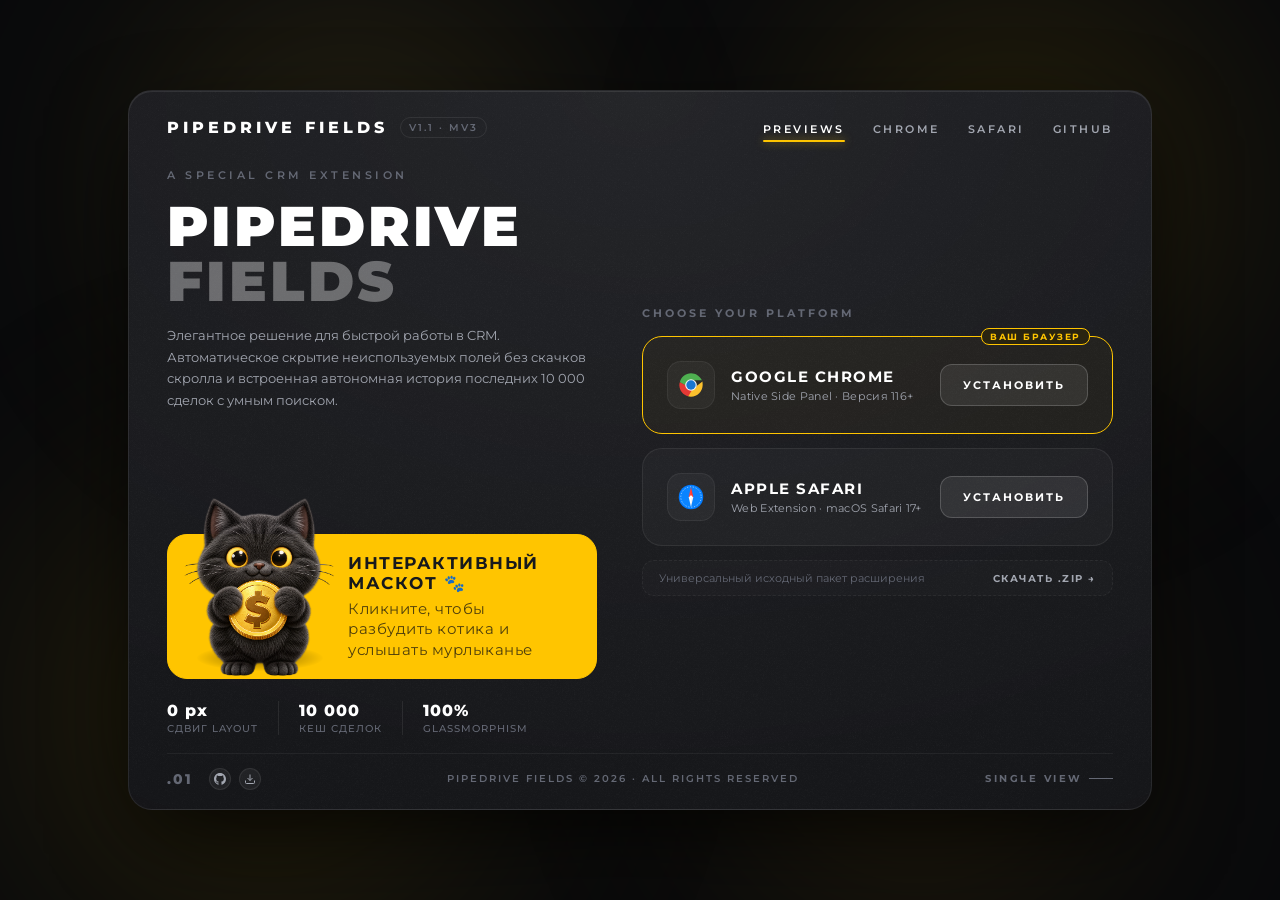
<file: index.html>
<!DOCTYPE html>
<html lang="ru">
<head>
  <meta charset="UTF-8">
  <meta name="viewport" content="width=device-width, initial-scale=1.0">
  <title>Pipedrive Fields — A Special CRM Extension</title>
  <meta name="description" content="Умная боковая панель для Pipedrive CRM. Скрытие лишних полей без сдвига скролла и автономная история последних 10 000 сделок.">
  <link rel="icon" type="image/png" href="extension/icons/icon-32.png">
  
  <!-- Google Fonts: Montserrat -->
  <link rel="preconnect" href="https://fonts.googleapis.com">
  <link rel="preconnect" href="https://fonts.gstatic.com" crossorigin>
  <link href="https://fonts.googleapis.com/css2?family=Montserrat:ital,wght@0,300;0,400;0,500;0,600;0,700;0,800;0,900;1,400&display=swap" rel="stylesheet">

  <style>
    :root {
      --bg-canvas: #101114;
      --bg-frame: #1b1c20;
      --bg-card: rgba(255, 255, 255, 0.028);
      --bg-card-hover: rgba(255, 255, 255, 0.05);
      --border-frame: rgba(255, 255, 255, 0.08);
      --border-card: rgba(255, 255, 255, 0.07);
      --border-card-hover: rgba(255, 255, 255, 0.16);
      --text-white: #ffffff;
      --text-silver: #a2a6b0;
      --text-muted: #646874;
      --accent: #FFC500;
      --accent-blue: #0a84ff;
      --font-family: 'Montserrat', -apple-system, BlinkMacSystemFont, sans-serif;
    }

    *, *::before, *::after {
      box-sizing: border-box;
      margin: 0;
      padding: 0;
    }

    html, body {
      width: 100%;
      height: 100%;
      background-color: var(--bg-canvas);
      color: var(--text-white);
      font-family: var(--font-family);
      -webkit-font-smoothing: antialiased;
      -moz-osx-font-smoothing: grayscale;
    }

    /* Strict single screen for desktop */
    @media (min-width: 1024px) and (min-height: 640px) {
      body {
        overflow: hidden;
        display: flex;
        align-items: center;
        justify-content: center;
        padding: 0;
        margin: 0;
      }
    }

    @media (max-width: 1023px), (max-height: 639px) {
      body {
        overflow-y: auto;
        padding: 16px;
      }
    }

    /* Ambient background with visible, rich dark tone animated shimmering */
    .ambient-canvas {
      position: fixed;
      inset: 0;
      pointer-events: none;
      z-index: 0;
      overflow: hidden;
      background: #090a0c;
    }

    /* Soft animated gradient orbs: 2x dynamic speed, dimmed dark-tone colors */
    .ambient-orb {
      position: absolute;
      border-radius: 50%;
      filter: blur(95px);
      -webkit-filter: blur(95px);
      opacity: 0.36;
      will-change: transform, opacity;
      pointer-events: none;
    }

    /* Orb 1: Primary gold (top right corner & edges) - 7s */
    .orb-emerald {
      width: 620px;
      height: 620px;
      top: -120px;
      right: -40px;
      background: radial-gradient(circle, rgba(255, 197, 0, 0.42) 0%, rgba(204, 158, 0, 0.22) 42%, rgba(153, 118, 0, 0.08) 68%, transparent 80%);
      animation: floatOrbEmerald 7s ease-in-out infinite alternate;
    }

    /* Orb 2: Deep gold (bottom left corner & edges) - 8s */
    .orb-sapphire {
      width: 700px;
      height: 700px;
      bottom: -160px;
      left: -80px;
      background: radial-gradient(circle, rgba(230, 177, 0, 0.44) 0%, rgba(179, 138, 0, 0.24) 42%, rgba(128, 99, 0, 0.09) 68%, transparent 80%);
      animation: floatOrbSapphire 8s ease-in-out infinite alternate;
    }

    /* Orb 3: Soft champagne gold (top left corner & edges) - 9s */
    .orb-violet {
      width: 580px;
      height: 580px;
      top: -100px;
      left: 60px;
      background: radial-gradient(circle, rgba(255, 214, 77, 0.40) 0%, rgba(230, 184, 38, 0.22) 42%, rgba(179, 138, 0, 0.08) 68%, transparent 80%);
      animation: floatOrbViolet 9s ease-in-out infinite alternate;
    }

    /* Orb 4: Warm amber gold (bottom right corner & edges) - 7.5s */
    .orb-amber {
      width: 600px;
      height: 600px;
      bottom: -120px;
      right: 60px;
      background: radial-gradient(circle, rgba(255, 183, 0, 0.38) 0%, rgba(204, 146, 0, 0.20) 42%, rgba(153, 110, 0, 0.07) 68%, transparent 80%);
      animation: floatOrbAmber 7.5s ease-in-out infinite alternate;
    }

    @keyframes floatOrbEmerald {
      0% {
        transform: translate3d(0, 0, 0) scale(1);
        opacity: 0.32;
      }
      33% {
        transform: translate3d(-140px, 80px, 0) scale(1.25);
        opacity: 0.44;
      }
      66% {
        transform: translate3d(-60px, 140px, 0) scale(0.95);
        opacity: 0.36;
      }
      100% {
        transform: translate3d(80px, -60px, 0) scale(1.15);
        opacity: 0.32;
      }
    }

    @keyframes floatOrbSapphire {
      0% {
        transform: translate3d(0, 0, 0) scale(1);
        opacity: 0.35;
      }
      33% {
        transform: translate3d(160px, -90px, 0) scale(1.3);
        opacity: 0.46;
      }
      66% {
        transform: translate3d(80px, -150px, 0) scale(0.92);
        opacity: 0.38;
      }
      100% {
        transform: translate3d(-90px, 70px, 0) scale(1.2);
        opacity: 0.35;
      }
    }

    @keyframes floatOrbViolet {
      0% {
        transform: translate3d(0, 0, 0) scale(0.95);
        opacity: 0.32;
      }
      33% {
        transform: translate3d(120px, 110px, 0) scale(1.28);
        opacity: 0.44;
      }
      66% {
        transform: translate3d(160px, 40px, 0) scale(1.05);
        opacity: 0.36;
      }
      100% {
        transform: translate3d(-80px, -50px, 0) scale(1.18);
        opacity: 0.32;
      }
    }

    @keyframes floatOrbAmber {
      0% {
        transform: translate3d(0, 0, 0) scale(1.05);
        opacity: 0.30;
      }
      33% {
        transform: translate3d(-130px, -90px, 0) scale(0.9);
        opacity: 0.42;
      }
      66% {
        transform: translate3d(-70px, -140px, 0) scale(1.25);
        opacity: 0.34;
      }
      100% {
        transform: translate3d(70px, 60px, 0) scale(1.1);
        opacity: 0.30;
      }
    }

    /* Main Framed Slide matching the design mockup */
    .slide-frame {
      position: relative;
      z-index: 1;
      width: 80vw;
      width: 80dvw;
      height: 80vh;
      height: 80dvh;
      min-height: 520px;
      max-width: none;
      max-height: none;
      background-color: var(--bg-frame);
      background-image: 
        radial-gradient(120% 120% at 50% 0%, rgba(255, 255, 255, 0.045) 0%, rgba(0, 0, 0, 0.25) 100%);
      border: 1px solid var(--border-frame);
      border-radius: 24px;
      padding: clamp(18px, 2vw, 36px) clamp(24px, 3vw, 48px) clamp(14px, 1.5vw, 24px);
      display: flex;
      flex-direction: column;
      justify-content: space-between;
      box-shadow: 
        0 30px 90px -15px rgba(0, 0, 0, 0.85),
        inset 0 1px 0 rgba(255, 255, 255, 0.09);
      overflow: hidden;
    }

    .slide-frame::before {
      content: "";
      position: absolute;
      inset: 0;
      border-radius: inherit;
      pointer-events: none;
      z-index: 0;
      background-image: url('matte-grain.png');
      background-repeat: repeat;
      background-size: 128px 128px;
      opacity: 0.10;
    }

    .slide-frame > * {
      position: relative;
      z-index: 1;
    }

    @media (max-width: 1023px), (max-height: 639px) {
      .slide-frame {
        width: 100%;
        max-width: 100%;
        height: auto;
        max-height: none;
        padding: 28px 24px;
        border-radius: 18px;
        margin: 0 auto;
      }
    }

    /* Top Navigation Bar */
    .nav-bar {
      display: flex;
      align-items: center;
      justify-content: space-between;
      width: 100%;
      padding-bottom: 12px;
    }

    .brand-logo {
      display: flex;
      align-items: center;
      gap: 12px;
      text-decoration: none;
      color: var(--text-white);
    }

    .brand-title {
      font-size: 16px;
      font-weight: 800;
      letter-spacing: 4px;
      text-transform: uppercase;
    }

    .brand-version {
      font-size: 10px;
      font-weight: 600;
      letter-spacing: 2px;
      color: var(--text-muted);
      border: 1px solid rgba(255, 255, 255, 0.08);
      padding: 3px 8px;
      border-radius: 12px;
      text-transform: uppercase;
    }

    .nav-links {
      display: flex;
      align-items: center;
      gap: 28px;
      list-style: none;
    }

    .nav-link {
      font-size: 11px;
      font-weight: 600;
      letter-spacing: 2.5px;
      text-transform: uppercase;
      color: var(--text-silver);
      text-decoration: none;
      transition: color 0.2s ease;
    }

    .nav-link:hover {
      color: var(--text-white);
    }

    /* Center Content Workspace & Multi-View Router */
    .workspace-main {
      width: 100%;
      margin: auto 0;
      position: relative;
      min-height: 0;
    }

    /* Multi-View Pages inside Main Block */
    .page-view {
      display: none;
      width: 100%;
      animation: pageFadeIn 0.24s cubic-bezier(0.16, 1, 0.3, 1);
    }

    .page-view.active {
      display: block;
    }

    #page-home.active {
      display: grid;
      grid-template-columns: 1.15fr 0.95fr;
      gap: clamp(32px, 3.5vw, 64px);
      align-items: center;
      width: 100%;
    }

    @media (max-width: 1023px) {
      #page-home.active {
        grid-template-columns: 1fr;
        gap: 36px;
        margin: 24px 0;
      }
    }

    @keyframes pageFadeIn {
      from {
        opacity: 0;
        transform: translateY(8px);
      }
      to {
        opacity: 1;
        transform: translateY(0);
      }
    }

    .nav-link.active {
      color: var(--text-white);
      position: relative;
    }

    .nav-link.active::after {
      content: '';
      position: absolute;
      bottom: -6px;
      left: 0;
      right: 0;
      height: 2px;
      background: var(--accent);
      border-radius: 2px;
      box-shadow: 0 0 8px rgba(255, 197, 0, 0.6);
    }

    /* Guide Container */
    .guide-container {
      display: flex;
      flex-direction: column;
      gap: 16px;
      width: 100%;
      max-height: calc(80vh - 140px);
      max-height: calc(80dvh - 140px);
      overflow-y: auto;
      padding-right: 6px;
      padding-top: 2px;
    }

    @media (max-width: 1023px), (max-height: 639px) {
      .guide-container {
        max-height: none;
        overflow-y: visible;
        padding-right: 0;
      }
    }

    .guide-container::-webkit-scrollbar {
      width: 6px;
    }
    .guide-container::-webkit-scrollbar-track {
      background: rgba(255, 255, 255, 0.02);
      border-radius: 4px;
    }
    .guide-container::-webkit-scrollbar-thumb {
      background: rgba(255, 255, 255, 0.14);
      border-radius: 4px;
    }
    .guide-container::-webkit-scrollbar-thumb:hover {
      background: rgba(255, 255, 255, 0.24);
    }

    /* Guide Topbar */
    .guide-topbar {
      display: flex;
      align-items: center;
      justify-content: space-between;
      gap: 14px;
      padding-bottom: 12px;
      border-bottom: 1px solid rgba(255, 255, 255, 0.07);
    }

    .btn-back {
      display: inline-flex;
      align-items: center;
      gap: 8px;
      background: rgba(255, 255, 255, 0.04);
      border: 1px solid rgba(255, 255, 255, 0.10);
      border-radius: 20px;
      padding: 7px 16px;
      color: var(--text-silver);
      font-size: 11px;
      font-weight: 700;
      letter-spacing: 1.5px;
      text-transform: uppercase;
      cursor: pointer;
      font-family: inherit;
      transition: all 0.2s ease;
    }

    .btn-back:hover {
      background: rgba(255, 255, 255, 0.10);
      color: var(--text-white);
      border-color: rgba(255, 255, 255, 0.22);
      transform: translateX(-3px);
    }

    .guide-switch-tabs {
      display: flex;
      align-items: center;
      gap: 8px;
    }

    .guide-tab-btn {
      display: inline-flex;
      align-items: center;
      gap: 6px;
      background: rgba(255, 255, 255, 0.03);
      border: 1px solid rgba(255, 255, 255, 0.08);
      border-radius: 14px;
      padding: 6px 14px;
      color: var(--text-silver);
      font-size: 11px;
      font-weight: 600;
      letter-spacing: 0.5px;
      cursor: pointer;
      font-family: inherit;
      transition: all 0.2s ease;
    }

    .guide-tab-btn:hover {
      background: rgba(255, 255, 255, 0.08);
      color: var(--text-white);
    }

    .guide-tab-btn.active {
      background: rgba(255, 255, 255, 0.12);
      border-color: rgba(255, 255, 255, 0.24);
      color: var(--text-white);
      box-shadow: 0 2px 8px rgba(0, 0, 0, 0.2);
    }

    /* Guide Content Grid */
    .guide-content-grid {
      display: grid;
      grid-template-columns: 290px 1fr;
      gap: 24px;
      align-items: stretch;
    }

    @media (max-width: 1023px) {
      .guide-content-grid {
        grid-template-columns: 1fr;
        gap: 20px;
      }
    }

    /* Sidebar / Info Card */
    .guide-sidebar {
      background: var(--bg-card);
      border: 1px solid var(--border-card);
      border-radius: 20px;
      padding: 22px;
      display: flex;
      flex-direction: column;
      gap: 16px;
    }

    .guide-browser-badge {
      display: flex;
      align-items: center;
      gap: 14px;
    }

    .guide-browser-name {
      font-size: 15px;
      font-weight: 800;
      letter-spacing: 2px;
      color: var(--text-white);
      text-transform: uppercase;
    }

    .guide-browser-meta {
      font-size: 11px;
      color: var(--text-muted);
      margin-top: 2px;
    }

    .guide-sidebar-desc {
      font-size: 12.5px;
      line-height: 1.6;
      color: var(--text-silver);
    }

    .guide-downloads {
      display: flex;
      flex-direction: column;
      gap: 10px;
      margin-top: 4px;
    }

    .btn-download-primary {
      display: flex;
      align-items: center;
      justify-content: center;
      gap: 9px;
      width: 100%;
      padding: 12px 16px;
      border-radius: 12px;
      background: var(--accent);
      color: #111111;
      font-size: 11px;
      font-weight: 800;
      letter-spacing: 1.2px;
      text-transform: uppercase;
      text-decoration: none;
      box-shadow: 0 4px 18px rgba(255, 197, 0, 0.22);
      transition: all 0.2s ease;
    }

    .btn-download-primary:hover {
      background: #ffd533;
      box-shadow: 0 6px 24px rgba(255, 197, 0, 0.38);
      transform: translateY(-1px);
    }

    .btn-download-secondary {
      display: flex;
      align-items: center;
      justify-content: center;
      gap: 8px;
      width: 100%;
      padding: 9px 14px;
      border-radius: 12px;
      background: rgba(255, 255, 255, 0.04);
      border: 1px solid rgba(255, 255, 255, 0.10);
      color: var(--text-silver);
      font-size: 10.5px;
      font-weight: 700;
      letter-spacing: 1px;
      text-transform: uppercase;
      text-decoration: none;
      transition: all 0.2s ease;
    }

    .btn-download-secondary:hover {
      background: rgba(255, 255, 255, 0.09);
      color: var(--text-white);
      border-color: rgba(255, 255, 255, 0.20);
    }

    .guide-note {
      font-size: 11.5px;
      line-height: 1.55;
      color: var(--text-muted);
      background: rgba(255, 255, 255, 0.02);
      border: 1px solid rgba(255, 255, 255, 0.05);
      border-radius: 12px;
      padding: 12px 14px;
      margin-top: auto;
    }

    .guide-note strong {
      color: var(--text-silver);
    }

    /* Steps Card */
    .guide-steps-card {
      background: var(--bg-card);
      border: 1px solid var(--border-card);
      border-radius: 20px;
      padding: 22px 26px;
      display: flex;
      flex-direction: column;
      gap: 14px;
    }

    .guide-steps-title {
      font-size: 13.5px;
      font-weight: 700;
      letter-spacing: 1.5px;
      text-transform: uppercase;
      color: var(--text-white);
      padding-bottom: 10px;
      border-bottom: 1px solid rgba(255, 255, 255, 0.06);
    }

    .step-header-text {
      font-size: 13.5px;
      font-weight: 700;
      color: var(--text-white);
      margin-bottom: 3px;
    }

    .step-desc {
      font-size: 12.5px;
      line-height: 1.6;
      color: var(--text-silver);
    }

    .step-desc strong {
      color: var(--text-white);
      font-weight: 600;
    }

    .step-code-row {
      display: flex;
      align-items: center;
      gap: 10px;
      margin: 6px 0;
    }

    .copyable-chip {
      cursor: pointer;
      user-select: all;
      transition: all 0.2s ease;
    }

    .copyable-chip:hover {
      background: rgba(255, 255, 255, 0.16);
      border-color: var(--accent);
      color: var(--accent);
      transform: translateY(-1px);
    }

    .step-link {
      color: var(--accent);
      text-decoration: underline;
      text-underline-offset: 3px;
      font-weight: 600;
      transition: color 0.15s ease;
    }

    .step-link:hover {
      color: #ffd533;
    }

    .kbd-chip {
      display: inline-block;
      padding: 1px 7px;
      background: rgba(255, 255, 255, 0.08);
      border: 1px solid rgba(255, 255, 255, 0.16);
      border-radius: 5px;
      font-size: 12px;
      font-weight: 700;
      color: var(--text-white);
      box-shadow: 0 1px 2px rgba(0, 0, 0, 0.3);
    }

    /* Left Hero Column */
    .hero-col {
      display: flex;
      flex-direction: column;
      gap: 18px;
    }

    .hero-kicker-wrap {
      display: flex;
      align-items: center;
      gap: 10px;
    }

    .hero-kicker {
      font-size: 11px;
      font-weight: 600;
      letter-spacing: 3.5px;
      text-transform: uppercase;
      color: var(--text-muted);
    }

    .hero-title-block {
      display: flex;
      flex-direction: column;
      line-height: 0.92;
    }

    .hero-title-main {
      font-size: clamp(38px, 4.4vw, 62px);
      font-weight: 900;
      letter-spacing: 3px;
      text-transform: uppercase;
      color: var(--text-white);
    }

    .hero-title-sub-row {
      display: flex;
      align-items: baseline;
      justify-content: space-between;
      gap: 16px;
      margin-top: 4px;
    }

    .hero-title-accent {
      font-size: clamp(38px, 4.4vw, 62px);
      font-weight: 900;
      letter-spacing: 3px;
      text-transform: uppercase;
      color: rgba(255, 255, 255, 0.35);
    }

    .hero-tag {
      font-size: 10.5px;
      font-weight: 600;
      letter-spacing: 2.5px;
      text-transform: uppercase;
      color: var(--text-silver);
      text-align: right;
      line-height: 1.4;
    }

    .hero-desc {
      font-size: clamp(13px, 0.95vw, 15px);
      font-weight: 400;
      line-height: 1.65;
      color: var(--text-silver);
      max-width: 560px;
    }

    /* === Layered Cat Widget === */

    /* Outer wrapper: provides positioning context */
    .cat-widget-wrap {
      position: relative;
      width: fit-content;
      margin-top: 10px;
      /* Top padding accommodates the cat sticking out above the yellow block */
      padding-top: 95px;
      cursor: pointer;
      user-select: none;
    }

    /* Yellow block: compact layer, text only */
    .cat-showcase-box {
      display: flex;
      align-items: center;
      padding: 18px 28px 18px 180px;
      background: #FFC500;
      border: 1px solid #FFC500;
      border-radius: 20px;
      width: fit-content;
      min-height: 84px;
      box-sizing: border-box;
      transition: border-color 0.25s ease, background 0.25s ease, transform 0.15s ease;
    }

    .cat-widget-wrap:hover .cat-showcase-box {
      background: #FFC500;
      border-color: #d9a700;
    }

    .cat-widget-wrap:active .cat-showcase-box {
      transform: scale(0.985);
    }

    /* Cat layer: absolute, sticks to bottom-left, overflows top */
    .cat-hero-wrap {
      position: absolute;
      left: 0;
      bottom: 0;
      z-index: 2;
      display: flex;
      align-items: flex-end;
      cursor: pointer;
      user-select: none;
      flex-shrink: 0;
    }

    .cat-info-text {
      display: flex;
      flex-direction: column;
      gap: 6px;
    }

    .cat-info-title {
      font-size: 16.6px;
      font-weight: 700;
      letter-spacing: 1.5px;
      text-transform: uppercase;
      color: #17191c;
      display: flex;
      align-items: center;
      gap: 6px;
    }

    .cat-info-subtitle {
      font-size: 15px;
      font-weight: 400;
      color: #51400b;
      letter-spacing: 0.5px;
      line-height: 1.35;
    }

    /* Metric Chips Row */
    .metrics-row {
      display: flex;
      align-items: center;
      gap: 20px;
      padding-top: 4px;
    }

    .metric-item {
      display: flex;
      flex-direction: column;
      gap: 2px;
    }

    .metric-val {
      font-size: 16px;
      font-weight: 800;
      letter-spacing: 1px;
      color: var(--text-white);
    }

    .metric-label {
      font-size: 10px;
      font-weight: 500;
      letter-spacing: 1px;
      text-transform: uppercase;
      color: var(--text-muted);
    }

    /* Right Column: Browser Install Cards */
    .download-col {
      display: flex;
      flex-direction: column;
      gap: 16px;
    }

    .download-header {
      font-size: 11px;
      font-weight: 700;
      letter-spacing: 3px;
      text-transform: uppercase;
      color: var(--text-muted);
    }

    .cards-stack {
      display: flex;
      flex-direction: column;
      gap: 14px;
    }

    .browser-card {
      position: relative;
      background: var(--bg-card);
      border: 1px solid var(--border-card);
      border-radius: 20px;
      padding: 24px 24px;
      min-height: 95px;
      display: flex;
      align-items: center;
      justify-content: space-between;
      gap: 18px;
      transition: background 0.25s ease, border-color 0.25s ease, box-shadow 0.25s ease;
    }

    .browser-card:hover {
      background: var(--bg-card-hover);
      border-color: var(--border-card-hover);
      box-shadow: 0 16px 36px -10px rgba(0, 0, 0, 0.45);
    }

    .browser-card.detected {
      border-color: var(--accent);
      background: rgba(255, 197, 0, 0.03);
    }

    .detected-pill {
      position: absolute;
      top: -9px;
      right: 22px;
      font-size: 9px;
      font-weight: 700;
      letter-spacing: 1.5px;
      text-transform: uppercase;
      color: var(--accent);
      background: #292410;
      border: 1px solid var(--accent);
      padding: 2px 8px;
      border-radius: 8px;
    }

    .browser-left {
      display: flex;
      align-items: center;
      gap: 16px;
      min-width: 0;
    }

    .browser-icon-box {
      width: 48px;
      height: 48px;
      flex-shrink: 0;
      display: flex;
      align-items: center;
      justify-content: center;
      background: rgba(255, 255, 255, 0.04);
      border: 1px solid rgba(255, 255, 255, 0.06);
      border-radius: 14px;
      padding: 9px;
    }

    .browser-icon-box svg {
      width: 100%;
      height: 100%;
    }

    .browser-details {
      display: flex;
      flex-direction: column;
      gap: 3px;
      min-width: 0;
    }

    .browser-name {
      font-size: 15px;
      font-weight: 700;
      letter-spacing: 1.5px;
      text-transform: uppercase;
      color: var(--text-white);
    }

    .browser-meta {
      font-size: 11px;
      font-weight: 400;
      color: var(--text-silver);
      letter-spacing: 0.3px;
      white-space: nowrap;
      overflow: hidden;
      text-overflow: ellipsis;
    }

    .browser-actions {
      display: flex;
      align-items: center;
      justify-content: center;
      flex-shrink: 0;
    }

    /* Minimalist Dark Glassmorphism Action Button */
    .glass-btn {
      appearance: none;
      border: 1px solid rgba(255, 255, 255, 0.18);
      background: rgba(255, 255, 255, 0.08);
      color: var(--text-white);
      font-family: var(--font-family);
      font-size: 11px;
      font-weight: 700;
      letter-spacing: 2px;
      text-transform: uppercase;
      padding: 13px 22px;
      border-radius: 12px;
      cursor: pointer;
      transition: all 0.2s ease;
      white-space: nowrap;
      display: inline-flex;
      align-items: center;
      justify-content: center;
    }

    .glass-btn:hover {
      background: var(--text-white);
      color: #121315;
      border-color: var(--text-white);
      box-shadow: 0 4px 16px rgba(255, 255, 255, 0.15);
    }

    .glass-btn:active {
      transform: scale(0.98);
    }

    /* Universal archive pill */
    .universal-row {
      display: flex;
      align-items: center;
      justify-content: space-between;
      padding: 10px 16px;
      background: rgba(255, 255, 255, 0.015);
      border: 1px dashed rgba(255, 255, 255, 0.06);
      border-radius: 12px;
      font-size: 11px;
      color: var(--text-muted);
    }

    .universal-link {
      font-size: 10px;
      font-weight: 700;
      letter-spacing: 1.5px;
      text-transform: uppercase;
      color: var(--text-silver);
      text-decoration: none;
      transition: color 0.2s ease;
    }

    .universal-link:hover {
      color: var(--text-white);
    }

    /* Bottom Slide Bar (matching .01 and SCROLL — in screenshot) */
    .bottom-bar {
      display: flex;
      align-items: center;
      justify-content: space-between;
      width: 100%;
      padding-top: 14px;
      border-top: 1px solid rgba(255, 255, 255, 0.05);
    }

    .bottom-left-mark {
      display: flex;
      align-items: center;
      gap: 16px;
    }

    .slide-number {
      font-size: 14px;
      font-weight: 800;
      letter-spacing: 2px;
      color: var(--text-muted);
    }

    .bottom-social-dots {
      display: flex;
      align-items: center;
      gap: 8px;
    }

    .dot-link {
      width: 22px;
      height: 22px;
      border-radius: 50%;
      background: rgba(255, 255, 255, 0.05);
      border: 1px solid rgba(255, 255, 255, 0.08);
      display: flex;
      align-items: center;
      justify-content: center;
      text-decoration: none;
      color: var(--text-silver);
      font-size: 10px;
      transition: background 0.2s ease, color 0.2s ease, border-color 0.2s ease;
    }

    .dot-link:hover {
      background: rgba(255, 255, 255, 0.12);
      color: var(--text-white);
      border-color: rgba(255, 255, 255, 0.2);
    }

    .bottom-center-text {
      font-size: 10px;
      font-weight: 600;
      letter-spacing: 2px;
      text-transform: uppercase;
      color: var(--text-muted);
    }

    .bottom-right-indicator {
      font-size: 10px;
      font-weight: 700;
      letter-spacing: 2.5px;
      text-transform: uppercase;
      color: var(--text-muted);
      display: flex;
      align-items: center;
      gap: 6px;
    }

    .indicator-line {
      width: 24px;
      height: 1px;
      background: var(--text-muted);
    }

    /* ==========================================================================
       Pure CSS Cat Mascot Component (Responsive sizing via --css-cat-size)
       ========================================================================== */
    .css-cat-target {
      position: fixed;
      top: 0;
      left: 0;
      width: 0;
      height: 0;
      opacity: 0;
      overflow: hidden;
      pointer-events: none;
    }

    .css-cat {
      --css-cat-size: 185px;
      width: var(--css-cat-size);
      height: var(--css-cat-size);
      position: relative;
      user-select: none;
      display: inline-block;
      vertical-align: middle;
      cursor: pointer;
    }

    .css-cat-trigger {
      position: absolute;
      inset: 0;
      z-index: 8;
      cursor: pointer;
      display: block;
      outline: none;
      border: 0;
      background: transparent;
      border-radius: 50%;
    }

    .css-cat-trigger-a { display: block; }
    .css-cat-trigger-b { display: none; }

    #css-cat-motion-a:target ~ .css-cat .css-cat-trigger-a,
    #css-cat-motion-b:target ~ .css-cat .css-cat-trigger-a {
      display: none;
    }

    #css-cat-motion-a:target ~ .css-cat .css-cat-trigger-b,
    #css-cat-motion-b:target ~ .css-cat .css-cat-trigger-b {
      display: block;
    }

    .css-cat-shadow {
      position: absolute;
      left: calc(var(--css-cat-size) * 0.16);
      right: calc(var(--css-cat-size) * 0.16);
      bottom: calc(var(--css-cat-size) * 0.04);
      height: calc(var(--css-cat-size) * 0.14);
      border-radius: 50%;
      background: radial-gradient(ellipse at center, rgba(0, 0, 0, 0.45) 0%, rgba(0, 0, 0, 0) 72%);
      pointer-events: none;
    }

    .css-cat-character {
      position: absolute;
      inset: 0;
      pointer-events: none;
      animation: catIdleBreathing 4.5s ease-in-out infinite;
      transform-origin: 50% 86%;
    }

    /* Detailed mascot artwork; the existing wrapper retains breathing and jumps. */
    .css-cat-character > :not(.furry-mascot) {
      display: none;
    }

    .furry-mascot {
      display: block;
      width: 100%;
      height: 100%;
      object-fit: contain;
      user-select: none;
      -webkit-user-drag: none;
    }

    @media (prefers-reduced-motion: reduce) {
      .css-cat-character,
      .css-cat-character.cat-jumping {
        animation: none !important;
      }
    }

    .css-cat-body {
      position: absolute;
      left: calc(var(--css-cat-size) * 0.22);
      top: calc(var(--css-cat-size) * 0.38);
      width: calc(var(--css-cat-size) * 0.56);
      height: calc(var(--css-cat-size) * 0.48);
      border-radius: calc(var(--css-cat-size) * 0.28) calc(var(--css-cat-size) * 0.28) calc(var(--css-cat-size) * 0.24) calc(var(--css-cat-size) * 0.24);
      background: linear-gradient(180deg, #f97316 0%, #ea580c 45%, #c2410c 100%);
      box-shadow: inset 0 2px 4px rgba(255, 255, 255, 0.4), inset 0 -4px 8px rgba(0, 0, 0, 0.25);
    }

    .css-cat-body::after {
      content: '';
      position: absolute;
      left: 50%;
      bottom: calc(var(--css-cat-size) * 0.04);
      transform: translateX(-50%);
      width: calc(var(--css-cat-size) * 0.32);
      height: calc(var(--css-cat-size) * 0.28);
      border-radius: 50%;
      background: radial-gradient(circle at 50% 60%, #fff7ed 0%, #ffedd5 65%, rgba(255, 237, 213, 0) 100%);
      opacity: 0.9;
    }

    .css-cat-head {
      position: absolute;
      left: calc(var(--css-cat-size) * 0.16);
      top: calc(var(--css-cat-size) * 0.1);
      width: calc(var(--css-cat-size) * 0.68);
      height: calc(var(--css-cat-size) * 0.52);
      border-radius: calc(var(--css-cat-size) * 0.28);
      background: linear-gradient(180deg, #fb923c 0%, #ea580c 60%, #c2410c 100%);
      box-shadow: inset 0 2px 4px rgba(255, 255, 255, 0.45), 0 3px 8px rgba(0, 0, 0, 0.2);
      transform-origin: 50% 80%;
      animation: catHeadTilt 6s ease-in-out infinite;
    }

    .css-cat-ear {
      position: absolute;
      top: calc(var(--css-cat-size) * -0.1);
      width: 0;
      height: 0;
      border-left: calc(var(--css-cat-size) * 0.11) solid transparent;
      border-right: calc(var(--css-cat-size) * 0.11) solid transparent;
      border-bottom: calc(var(--css-cat-size) * 0.22) solid #ea580c;
      transform-origin: 50% 100%;
    }

    .css-cat-ear::after {
      content: '';
      position: absolute;
      left: calc(var(--css-cat-size) * -0.06);
      top: calc(var(--css-cat-size) * 0.06);
      width: 0;
      height: 0;
      border-left: calc(var(--css-cat-size) * 0.06) solid transparent;
      border-right: calc(var(--css-cat-size) * 0.06) solid transparent;
      border-bottom: calc(var(--css-cat-size) * 0.14) solid #fbcfe8;
    }

    .css-cat-ear-left {
      left: calc(var(--css-cat-size) * 0.04);
      transform: rotate(-16deg);
      animation: earWiggleLeft 5s ease-in-out infinite;
    }

    .css-cat-ear-right {
      right: calc(var(--css-cat-size) * 0.04);
      transform: rotate(16deg);
      animation: earWiggleRight 5s ease-in-out infinite;
    }

    .css-cat-face {
      position: absolute;
      inset: 0;
    }

    .css-cat-eye {
      position: absolute;
      top: calc(var(--css-cat-size) * 0.2);
      width: calc(var(--css-cat-size) * 0.11);
      height: calc(var(--css-cat-size) * 0.11);
      border-radius: 50%;
      background: #1e1b4b;
      box-shadow: 0 1px 2px rgba(0, 0, 0, 0.3);
      animation: catBlink 4.2s infinite;
      transform-origin: 50% 50%;
    }

    .css-cat-eye::after {
      content: '';
      position: absolute;
      top: 18%;
      right: 22%;
      width: 38%;
      height: 38%;
      border-radius: 50%;
      background: #ffffff;
    }

    .css-cat-eye-left { left: calc(var(--css-cat-size) * 0.16); }
    .css-cat-eye-right { right: calc(var(--css-cat-size) * 0.16); }

    .css-cat-nose {
      position: absolute;
      left: 50%;
      top: calc(var(--css-cat-size) * 0.28);
      transform: translateX(-50%);
      width: 0;
      height: 0;
      border-left: calc(var(--css-cat-size) * 0.04) solid transparent;
      border-right: calc(var(--css-cat-size) * 0.04) solid transparent;
      border-top: calc(var(--css-cat-size) * 0.035) solid #f43f5e;
    }

    .css-cat-mouth {
      position: absolute;
      left: 50%;
      top: calc(var(--css-cat-size) * 0.31);
      transform: translateX(-50%);
      width: calc(var(--css-cat-size) * 0.14);
      height: calc(var(--css-cat-size) * 0.06);
    }

    .css-cat-mouth::before,
    .css-cat-mouth::after {
      content: '';
      position: absolute;
      top: 0;
      width: 50%;
      height: 100%;
      border-bottom: calc(var(--css-cat-size) * 0.02) solid #7c2d12;
    }

    .css-cat-mouth::before {
      left: 0;
      border-radius: 0 0 0 calc(var(--css-cat-size) * 0.06);
    }

    .css-cat-mouth::after {
      right: 0;
      border-radius: 0 0 calc(var(--css-cat-size) * 0.06) 0;
    }

    .css-cat-whiskers {
      position: absolute;
      top: calc(var(--css-cat-size) * 0.26);
      width: calc(var(--css-cat-size) * 0.18);
      height: calc(var(--css-cat-size) * 0.08);
      pointer-events: none;
    }

    .css-cat-whiskers::before,
    .css-cat-whiskers::after {
      content: '';
      position: absolute;
      left: 0;
      right: 0;
      height: 1.5px;
      background: rgba(255, 237, 213, 0.85);
      border-radius: 1px;
    }

    .css-cat-whiskers::before {
      top: 20%;
      transform: rotate(6deg);
    }

    .css-cat-whiskers::after {
      bottom: 20%;
      transform: rotate(-6deg);
    }

    .css-cat-whiskers-left {
      left: calc(var(--css-cat-size) * -0.04);
      transform-origin: 100% 50%;
    }

    .css-cat-whiskers-right {
      right: calc(var(--css-cat-size) * -0.04);
      transform: scaleX(-1);
      transform-origin: 100% 50%;
    }

    .css-cat-coin {
      position: absolute;
      left: 50%;
      top: calc(var(--css-cat-size) * 0.44);
      transform: translateX(-50%);
      width: calc(var(--css-cat-size) * 0.36);
      height: calc(var(--css-cat-size) * 0.36);
      border-radius: 50%;
      background: radial-gradient(circle at 35% 30%, #fef08a 0%, #eab308 45%, #a16207 90%);
      box-shadow: 
        0 4px 10px rgba(0, 0, 0, 0.35),
        inset 0 2px 4px rgba(255, 255, 255, 0.65),
        inset 0 -2px 4px rgba(0, 0, 0, 0.4);
      z-index: 3;
      display: flex;
      align-items: center;
      justify-content: center;
      animation: coinFloat 3s ease-in-out infinite;
    }

    .css-cat-coin-face {
      position: absolute;
      inset: calc(var(--css-cat-size) * 0.03);
      border-radius: 50%;
      border: 1.5px dashed rgba(254, 240, 138, 0.7);
    }

    .css-cat-dollar {
      font-family: var(--font-family);
      font-weight: 900;
      font-size: calc(var(--css-cat-size) * 0.22);
      color: #713f12;
      text-shadow: 0 1px 0 rgba(254, 240, 138, 0.8), 0 -1px 0 rgba(113, 63, 18, 0.4);
      position: relative;
      z-index: 1;
      line-height: 1;
    }

    .css-cat-shine {
      position: absolute;
      top: calc(var(--css-cat-size) * 0.04);
      left: calc(var(--css-cat-size) * 0.06);
      width: calc(var(--css-cat-size) * 0.1);
      height: calc(var(--css-cat-size) * 0.05);
      border-radius: 50%;
      background: rgba(255, 255, 255, 0.75);
      transform: rotate(-35deg);
      filter: blur(0.5px);
      animation: coinShine 3s ease-in-out infinite;
    }

    .css-cat-paw {
      position: absolute;
      top: calc(var(--css-cat-size) * 0.48);
      width: calc(var(--css-cat-size) * 0.16);
      height: calc(var(--css-cat-size) * 0.18);
      border-radius: calc(var(--css-cat-size) * 0.08);
      background: linear-gradient(180deg, #fdba74 0%, #fb923c 60%, #ea580c 100%);
      box-shadow: 0 3px 6px rgba(0, 0, 0, 0.25), inset 0 2px 2px rgba(255, 255, 255, 0.5);
      z-index: 4;
    }

    .css-cat-paw-left {
      left: calc(var(--css-cat-size) * 0.24);
      transform: rotate(24deg);
    }

    .css-cat-paw-right {
      right: calc(var(--css-cat-size) * 0.24);
      transform: rotate(-24deg);
    }

    /* Keyframes */
    @keyframes catIdleBreathing {
      0%, 100% { transform: translateY(0) scaleY(1); }
      50% { transform: translateY(-1.5px) scaleY(1.02); }
    }

    @keyframes catHeadTilt {
      0%, 100% { transform: rotate(0deg); }
      30% { transform: rotate(-2.5deg); }
      70% { transform: rotate(2.5deg); }
    }

    @keyframes earWiggleLeft {
      0%, 100% { transform: rotate(-16deg); }
      45% { transform: rotate(-16deg); }
      48% { transform: rotate(-24deg); }
      52% { transform: rotate(-12deg); }
      56% { transform: rotate(-16deg); }
    }

    @keyframes earWiggleRight {
      0%, 100% { transform: rotate(16deg); }
      60% { transform: rotate(16deg); }
      63% { transform: rotate(24deg); }
      67% { transform: rotate(12deg); }
      71% { transform: rotate(16deg); }
    }

    @keyframes catBlink {
      0%, 94%, 98%, 100% { transform: scaleY(1); }
      96% { transform: scaleY(0.08); }
    }

    @keyframes coinFloat {
      0%, 100% { transform: translateX(-50%) translateY(0); }
      50% { transform: translateX(-50%) translateY(-2px); }
    }

    @keyframes coinShine {
      0%, 100% { opacity: 0.75; transform: rotate(-35deg) scale(1); }
      50% { opacity: 1; transform: rotate(-35deg) scale(1.15); }
    }

    /* Interactive Jump Trigger Motion */
    #css-cat-motion-a:target ~ .css-cat .css-cat-character,
    #css-cat-motion-b:target ~ .css-cat .css-cat-character,
    .css-cat-character.cat-jumping,
    .css-cat:active .css-cat-character {
      animation: catJoyJump 0.65s cubic-bezier(0.175, 0.885, 0.32, 1.275);
    }

    #css-cat-motion-a:target ~ .css-cat .css-cat-coin,
    #css-cat-motion-b:target ~ .css-cat .css-cat-coin,
    .css-cat-coin.cat-jumping,
    .css-cat:active .css-cat-coin {
      animation: catCoinSpin 0.65s cubic-bezier(0.175, 0.885, 0.32, 1.275);
    }

    @keyframes catJoyJump {
      0% { transform: translateY(0) scale(1); }
      30% { transform: translateY(-12px) scale(1.08); }
      60% { transform: translateY(2px) scale(0.96); }
      100% { transform: translateY(0) scale(1); }
    }

    @keyframes catCoinSpin {
      0% { transform: translateX(-50%) rotate(0deg); }
      50% { transform: translateX(-50%) translateY(-8px) rotate(180deg) scale(1.15); }
      100% { transform: translateX(-50%) rotate(360deg); }
    }

    /* ==========================================================================
       Instruction Modal Dialog (Dark Matte Minimalist)
       ========================================================================== */
    .modal-overlay {
      position: fixed;
      inset: 0;
      background: rgba(0, 0, 0, 0.78);
      backdrop-filter: blur(12px);
      -webkit-backdrop-filter: blur(12px);
      z-index: 999;
      display: flex;
      align-items: center;
      justify-content: center;
      padding: 20px;
      opacity: 0;
      pointer-events: none;
      transition: opacity 0.25s ease;
    }

    .modal-overlay.active {
      opacity: 1;
      pointer-events: auto;
    }

    .modal-card {
      background: #18191c;
      border: 1px solid rgba(255, 255, 255, 0.12);
      border-radius: 24px;
      width: 100%;
      max-width: 520px;
      padding: 32px;
      display: flex;
      flex-direction: column;
      gap: 24px;
      box-shadow: 0 40px 100px -20px rgba(0, 0, 0, 0.9);
      transform: scale(0.94);
      transition: transform 0.25s cubic-bezier(0.16, 1, 0.3, 1);
    }

    .modal-overlay.active .modal-card {
      transform: scale(1);
    }

    .modal-header {
      display: flex;
      align-items: center;
      justify-content: space-between;
    }

    .modal-title {
      font-size: 16px;
      font-weight: 800;
      letter-spacing: 2px;
      text-transform: uppercase;
      color: var(--text-white);
    }

    .modal-close-btn {
      width: 32px;
      height: 32px;
      border-radius: 50%;
      background: rgba(255, 255, 255, 0.05);
      border: 1px solid rgba(255, 255, 255, 0.1);
      color: var(--text-silver);
      font-size: 14px;
      cursor: pointer;
      display: flex;
      align-items: center;
      justify-content: center;
      transition: all 0.2s ease;
    }

    .modal-close-btn:hover {
      background: rgba(255, 255, 255, 0.15);
      color: var(--text-white);
    }

    .steps-list {
      display: flex;
      flex-direction: column;
      gap: 16px;
    }

    .step-item {
      display: flex;
      gap: 16px;
      align-items: flex-start;
    }

    .step-number {
      width: 28px;
      height: 28px;
      border-radius: 50%;
      background: rgba(255, 255, 255, 0.06);
      border: 1px solid rgba(255, 255, 255, 0.12);
      color: var(--text-white);
      font-size: 12px;
      font-weight: 800;
      display: flex;
      align-items: center;
      justify-content: center;
      flex-shrink: 0;
    }

    .step-content {
      font-size: 13px;
      line-height: 1.6;
      color: var(--text-silver);
    }

    .step-content strong {
      color: var(--text-white);
      font-weight: 600;
    }

    .code-chip {
      display: inline-block;
      background: rgba(255, 255, 255, 0.08);
      border: 1px solid rgba(255, 255, 255, 0.12);
      border-radius: 6px;
      padding: 2px 7px;
      font-family: monospace;
      font-size: 12px;
      color: var(--accent);
      cursor: pointer;
      user-select: all;
    }

    .code-chip:hover {
      background: rgba(255, 255, 255, 0.14);
    }

    .btn-done {
      width: 100%;
      padding: 12px;
      border-radius: 12px;
      background: var(--text-white);
      color: #121315;
      font-family: var(--font-family);
      font-size: 11px;
      font-weight: 800;
      letter-spacing: 2px;
      text-transform: uppercase;
      border: none;
      cursor: pointer;
      transition: opacity 0.2s ease;
    }

    .btn-done:hover {
      opacity: 0.9;
    }

    /* Toast Notification */
    .toast {
      position: fixed;
      bottom: 30px;
      left: 50%;
      transform: translateX(-50%) translateY(50px);
      background: #24252a;
      border: 1px solid rgba(255, 255, 255, 0.18);
      color: var(--text-white);
      font-size: 12px;
      font-weight: 600;
      letter-spacing: 0.5px;
      padding: 10px 22px;
      border-radius: 30px;
      box-shadow: 0 10px 30px rgba(0, 0, 0, 0.5);
      pointer-events: none;
      opacity: 0;
      transition: all 0.3s cubic-bezier(0.16, 1, 0.3, 1);
      z-index: 1000;
    }

    .toast.active {
      transform: translateX(-50%) translateY(0);
      opacity: 1;
    }
  </style>
</head>
<body>

  <!-- Ambient background with soft dark tone shimmering переливы -->
  <div class="ambient-canvas" aria-hidden="true">
    <div class="ambient-orb orb-emerald"></div>
    <div class="ambient-orb orb-sapphire"></div>
    <div class="ambient-orb orb-violet"></div>
    <div class="ambient-orb orb-amber"></div>
  </div>

  <!-- Framed Slide Container (Strict Single-Screen on Desktop) -->
  <div class="slide-frame">

    <!-- Top Navigation Bar -->
    <header class="nav-bar">
      <a href="#" class="brand-logo" title="Pipedrive Fields">
        <span class="brand-title">PIPEDRIVE FIELDS</span>
        <span class="brand-version">v1.1 · MV3</span>
      </a>

      <nav>
        <ul class="nav-links">
          <li><a href="#features" class="nav-link active" id="nav-previews">PREVIEWS</a></li>
          <li><a href="#chrome" class="nav-link" id="nav-chrome">CHROME</a></li>
          <li><a href="#safari" class="nav-link" id="nav-safari">SAFARI</a></li>
          <li><a href="https://github.com/DamianDream/browser-extenshion-pipedrive" target="_blank" rel="noopener" class="nav-link">GITHUB</a></li>
        </ul>
      </nav>
    </header>

    <!-- Center Workspace: Multi-View Pages inside Main Block -->
    <main class="workspace-main" id="main-content">

      <!-- View 1: Main Overview (Hero + Download Cards) -->
      <div class="page-view active" id="page-home">

        <!-- Left Column: Hero Title + Description + Animated Cat -->
        <section class="hero-col">
          <div class="hero-kicker-wrap">
            <span class="hero-kicker">A SPECIAL CRM EXTENSION</span>
          </div>

          <div class="hero-title-block">
            <h1 class="hero-title-main">PIPEDRIVE</h1>
            <div class="hero-title-sub-row">
              <span class="hero-title-accent">FIELDS</span>
            </div>
          </div>

          <p class="hero-desc">
            Элегантное решение для быстрой работы в CRM. Автоматическое скрытие неиспользуемых полей без скачков скролла и встроенная автономная история последних 10 000 сделок с умным поиском.
          </p>

          <!-- Interactive Animated Mascot Widget: two separate layers -->
          <div class="cat-widget-wrap" id="cat-showcase-box" title="Кликните, чтобы котик подпрыгнул и замурлыкал">

            <!-- Layer 1: Cat (absolute, sits on top of yellow block) -->
            <div class="cat-hero-wrap" id="cat-hero-wrap">
              <div class="css-cat">
                <button type="button" class="css-cat-trigger" aria-label="Погладить котика" title="Погладить котика"></button>

                <div class="css-cat-shadow" aria-hidden="true"></div>

                <div class="css-cat-character" aria-hidden="true">
                  <img class="furry-mascot" src="mascot-black-furry.png" width="1280" height="1280" alt="" draggable="false" decoding="async">
                  <div class="css-cat-body"></div>

                  <div class="css-cat-head">
                    <i class="css-cat-ear css-cat-ear-left"></i>
                    <i class="css-cat-ear css-cat-ear-right"></i>

                    <div class="css-cat-face">
                      <i class="css-cat-eye css-cat-eye-left"></i>
                      <i class="css-cat-eye css-cat-eye-right"></i>
                      <i class="css-cat-nose"></i>
                      <i class="css-cat-mouth"></i>
                      <i class="css-cat-whiskers css-cat-whiskers-left"></i>
                      <i class="css-cat-whiskers css-cat-whiskers-right"></i>
                    </div>
                  </div>

                  <div class="css-cat-coin">
                    <i class="css-cat-coin-face"></i>
                    <b class="css-cat-dollar">$</b>
                    <i class="css-cat-shine"></i>
                  </div>

                  <i class="css-cat-paw css-cat-paw-left"></i>
                  <i class="css-cat-paw css-cat-paw-right"></i>
                </div>
              </div>
            </div>

            <!-- Layer 2: Yellow block (compact, text only) -->
            <div class="cat-showcase-box">
              <div class="cat-info-text">
                <div class="cat-info-title">Интерактивный маскот 🐾</div>
                <div class="cat-info-subtitle">Кликните, чтобы разбудить котика и услышать мурлыканье</div>
              </div>
            </div>

          </div>

          <!-- Metric Badges -->
          <div class="metrics-row" id="features">
            <div class="metric-item">
              <span class="metric-val">0 px</span>
              <span class="metric-label">Сдвиг Layout</span>
            </div>
            <div class="metric-item" style="border-left: 1px solid rgba(255,255,255,0.08); padding-left: 20px;">
              <span class="metric-val">10 000</span>
              <span class="metric-label">Кеш сделок</span>
            </div>
            <div class="metric-item" style="border-left: 1px solid rgba(255,255,255,0.08); padding-left: 20px;">
              <span class="metric-val">100%</span>
              <span class="metric-label">Glassmorphism</span>
            </div>
          </div>

        </section>

        <!-- Right Column: Browser Download Cards -->
        <section class="download-col">
          <span class="download-header">CHOOSE YOUR PLATFORM</span>

          <div class="cards-stack">

            <!-- Google Chrome Card -->
            <div class="browser-card" id="card-chrome">
              <div class="detected-pill" id="badge-chrome" style="display: none;">Ваш браузер</div>

              <div class="browser-left">
                <div class="browser-icon-box">
                  <svg viewBox="0 0 48 48">
                    <path fill="#4caf50" d="M24 4C14.7 4 7 10.5 4.9 19.3L15.3 25.3C16.3 19.8 21.1 16 26.8 16H42.7C39 8.8 32.1 4 24 4Z"/>
                    <path fill="#ffeb3b" d="M42.7 16H26.8C24.4 16 22.2 16.9 20.6 18.3L10.2 12.3C13.8 7.2 19.6 4 26.2 4C34.3 4 41.2 8.8 44.9 16H42.7Z" opacity="0.01"/>
                    <path fill="#fbc02d" d="M43.6 18.2C43.9 20.1 44 22 44 24C44 35 35 44 24 44C21.8 44 19.7 43.6 17.8 43L24.5 31.4C24.9 31.5 25.4 31.5 25.9 31.5C29.6 31.5 32.7 29.1 33.7 25.7L43.6 18.2Z"/>
                    <path fill="#e53935" d="M4.9 19.3C4.3 20.8 4 22.4 4 24C4 33.4 10.6 41.3 19.5 43.4L26.2 31.8C22.6 31.8 19.4 29.5 18 26.3L4.9 19.3Z"/>
                    <circle fill="#f5f5f5" cx="24" cy="24" r="10"/>
                    <circle fill="#1976d2" cx="24" cy="24" r="8"/>
                  </svg>
                </div>

                <div class="browser-details">
                  <h2 class="browser-name">GOOGLE CHROME</h2>
                  <p class="browser-meta">Native Side Panel · Версия 116+</p>
                </div>
              </div>

              <div class="browser-actions">
                <button type="button" class="glass-btn" id="btn-install-chrome">
                  Установить
                </button>
              </div>
            </div>

            <!-- Apple Safari Card -->
            <div class="browser-card" id="card-safari">
              <div class="detected-pill" id="badge-safari" style="display: none;">Ваш браузер</div>

              <div class="browser-left">
                <div class="browser-icon-box">
                  <svg viewBox="0 0 48 48">
                    <circle cx="24" cy="24" r="21" fill="#007aff"/>
                    <circle cx="24" cy="24" r="19" fill="#0a84ff"/>
                    <circle cx="24" cy="24" r="17.5" fill="none" stroke="#ffffff" stroke-width="1.2" stroke-dasharray="2 3" opacity="0.8"/>
                    <polygon points="24,7 28,24 24,24" fill="#ff3b30"/>
                    <polygon points="24,7 20,24 24,24" fill="#ff453a"/>
                    <polygon points="24,41 28,24 24,24" fill="#f2f2f7"/>
                    <polygon points="24,41 20,24 24,24" fill="#ffffff"/>
                    <circle cx="24" cy="24" r="2.5" fill="#ffffff"/>
                  </svg>
                </div>

                <div class="browser-details">
                  <h2 class="browser-name">APPLE SAFARI</h2>
                  <p class="browser-meta">Web Extension · macOS Safari 17+</p>
                </div>
              </div>

              <div class="browser-actions">
                <button type="button" class="glass-btn" id="btn-install-safari">
                  Установить
                </button>
              </div>
            </div>

            <!-- Universal Zip Option -->
            <div class="universal-row">
              <span>Универсальный исходный пакет расширения</span>
              <a href="pipedrive-fields.zip" download="pipedrive-fields.zip" class="universal-link">
                Скачать .ZIP →
              </a>
            </div>

          </div>
        </section>

      </div>

      <!-- View 2: Google Chrome In-Place Guide -->
      <div class="page-view" id="page-chrome">
        <div class="guide-container">
          <div class="guide-topbar">
            <button type="button" class="btn-back" data-target="home">
              <svg width="14" height="14" viewBox="0 0 24 24" fill="none" stroke="currentColor" stroke-width="2.2" stroke-linecap="round" stroke-linejoin="round"><path d="M19 12H5M12 19l-7-7 7-7"/></svg>
              <span>Назад на главную</span>
            </button>
            <div class="guide-switch-tabs">
              <button type="button" class="guide-tab-btn active" data-target="chrome">Google Chrome</button>
              <button type="button" class="guide-tab-btn" data-target="safari">Apple Safari</button>
            </div>
          </div>

          <div class="guide-content-grid">
            <aside class="guide-sidebar">
              <div class="guide-browser-badge">
                <div class="browser-icon-box">
                  <svg viewBox="0 0 48 48">
                    <path fill="#4caf50" d="M24 4C14.7 4 7 10.5 4.9 19.3L15.3 25.3C16.3 19.8 21.1 16 26.8 16H42.7C39 8.8 32.1 4 24 4Z"/>
                    <path fill="#ffeb3b" d="M42.7 16H26.8C24.4 16 22.2 16.9 20.6 18.3L10.2 12.3C13.8 7.2 19.6 4 26.2 4C34.3 4 41.2 8.8 44.9 16H42.7Z" opacity="0.01"/>
                    <path fill="#fbc02d" d="M43.6 18.2C43.9 20.1 44 22 44 24C44 35 35 44 24 44C21.8 44 19.7 43.6 17.8 43L24.5 31.4C24.9 31.5 25.4 31.5 25.9 31.5C29.6 31.5 32.7 29.1 33.7 25.7L43.6 18.2Z"/>
                    <path fill="#e53935" d="M4.9 19.3C4.3 20.8 4 22.4 4 24C4 33.4 10.6 41.3 19.5 43.4L26.2 31.8C22.6 31.8 19.4 29.5 18 26.3L4.9 19.3Z"/>
                    <circle fill="#f5f5f5" cx="24" cy="24" r="10"/>
                    <circle fill="#1976d2" cx="24" cy="24" r="8"/>
                  </svg>
                </div>
                <div>
                  <h2 class="guide-browser-name">GOOGLE CHROME</h2>
                  <p class="guide-browser-meta">Native Side Panel · Chrome 116+</p>
                </div>
              </div>

              <p class="guide-sidebar-desc">
                Полнофункциональное расширение с боковой панелью Pipedrive, умным каталогом полей, скрытием пустых блоков и локальной историей 10 000 сделок.
              </p>

              <div class="guide-downloads">
                <a href="pipedrive-fields-chrome.zip" download="pipedrive-fields-chrome.zip" class="btn-download-primary">
                  <svg width="15" height="15" viewBox="0 0 24 24" fill="none" stroke="currentColor" stroke-width="2.2"><path d="M21 15v4a2 2 0 0 1-2 2H5a2 2 0 0 1-2-2v-4"></path><polyline points="7 10 12 15 17 10"></polyline><line x1="12" y1="15" x2="12" y2="3"></line></svg>
                  <span>Скачать .ZIP архив</span>
                </a>
                <a href="pipedrive-fields.crx" download="pipedrive-fields.crx" class="btn-download-secondary">
                  <span>Скачать .CRX пакет</span>
                </a>
              </div>

              <div class="guide-note">
                💡 <strong>Быстрая установка</strong>: распакуйте zip и перетащите папку прямо на вкладку <code>chrome://extensions</code>.
              </div>
            </aside>

            <section class="guide-steps-card">
              <h3 class="guide-steps-title">Пошаговая инструкция по установке</h3>

              <div class="steps-list">
                <div class="step-item">
                  <span class="step-number">1</span>
                  <div class="step-content">
                    <div class="step-header-text">Скачайте и распакуйте архив</div>
                    <div class="step-desc">
                      Нажмите кнопку «Скачать .ZIP архив» или воспользуйтесь ссылкой <a href="pipedrive-fields-chrome.zip" download class="step-link">pipedrive-fields-chrome.zip</a>. Распакуйте архив в любую удобную папку на компьютере (например, в «Загрузки»). Внутри будет папка <code>extension</code>.
                    </div>
                  </div>
                </div>

                <div class="step-item">
                  <span class="step-number">2</span>
                  <div class="step-content">
                    <div class="step-header-text">Откройте страницу расширений Chrome</div>
                    <div class="step-desc">
                      Вставьте в адресную строку браузера Chrome адрес:
                      <div class="step-code-row">
                        <span class="code-chip copyable-chip" data-copy="chrome://extensions" title="Нажмите, чтобы скопировать">chrome://extensions 📋</span>
                      </div>
                      В правом верхнем углу открывшейся страницы включите переключатель <strong>«Режим разработчика»</strong> (Developer mode).
                    </div>
                  </div>
                </div>

                <div class="step-item">
                  <span class="step-number">3</span>
                  <div class="step-content">
                    <div class="step-header-text">Загрузите папку с расширением</div>
                    <div class="step-desc">
                      В верхнем левом углу нажмите кнопку <strong>«Загрузить распакованное расширение»</strong> (Load unpacked) и выберите распакованную папку <code>extension</code>. Либо просто <strong>перетащите мышью</strong> папку прямо в окно браузера на страницу расширений.
                    </div>
                  </div>
                </div>

                <div class="step-item">
                  <span class="step-number">4</span>
                  <div class="step-content">
                    <div class="step-header-text">Закрепите расширение и начните работу</div>
                    <div class="step-desc">
                      Нажмите значок пазла (Расширения) на панели инструментов Chrome и закрепите булавкой 📌 <strong>Pipedrive Fields</strong>. Откройте любую сделку в Pipedrive — умная кнопка с живым котиком-маскотом появится в нижнем правом углу!
                    </div>
                  </div>
                </div>
              </div>
            </section>
          </div>
        </div>
      </div>

      <!-- View 3: Apple Safari In-Place Guide -->
      <div class="page-view" id="page-safari">
        <div class="guide-container">
          <div class="guide-topbar">
            <button type="button" class="btn-back" data-target="home">
              <svg width="14" height="14" viewBox="0 0 24 24" fill="none" stroke="currentColor" stroke-width="2.2" stroke-linecap="round" stroke-linejoin="round"><path d="M19 12H5M12 19l-7-7 7-7"/></svg>
              <span>Назад на главную</span>
            </button>
            <div class="guide-switch-tabs">
              <button type="button" class="guide-tab-btn" data-target="chrome">Google Chrome</button>
              <button type="button" class="guide-tab-btn active" data-target="safari">Apple Safari</button>
            </div>
          </div>

          <div class="guide-content-grid">
            <aside class="guide-sidebar">
              <div class="guide-browser-badge">
                <div class="browser-icon-box">
                  <svg viewBox="0 0 48 48">
                    <circle cx="24" cy="24" r="21" fill="#007aff"/>
                    <circle cx="24" cy="24" r="19" fill="#0a84ff"/>
                    <circle cx="24" cy="24" r="17.5" fill="none" stroke="#ffffff" stroke-width="1.2" stroke-dasharray="2 3" opacity="0.8"/>
                    <polygon points="24,7 28,24 24,24" fill="#ff3b30"/>
                    <polygon points="24,7 20,24 24,24" fill="#ff453a"/>
                    <polygon points="24,41 28,24 24,24" fill="#f2f2f7"/>
                    <polygon points="24,41 20,24 24,24" fill="#ffffff"/>
                    <circle cx="24" cy="24" r="2.5" fill="#ffffff"/>
                  </svg>
                </div>
                <div>
                  <h2 class="guide-browser-name">APPLE SAFARI</h2>
                  <p class="guide-browser-meta">Web Extension · macOS Safari 17+</p>
                </div>
              </div>

              <p class="guide-sidebar-desc">
                Нативное расширение Safari для macOS: глассморфизм, поддержка темного режима, управление видимостью полей сделок и звуковые эффекты.
              </p>

              <div class="guide-downloads">
                <a href="pipedrive-fields-safari.zip" download="pipedrive-fields-safari.zip" class="btn-download-primary">
                  <svg width="15" height="15" viewBox="0 0 24 24" fill="none" stroke="currentColor" stroke-width="2.2"><path d="M21 15v4a2 2 0 0 1-2 2H5a2 2 0 0 1-2-2v-4"></path><polyline points="7 10 12 15 17 10"></polyline><line x1="12" y1="15" x2="12" y2="3"></line></svg>
                  <span>Скачать .ZIP архив</span>
                </a>
              </div>

              <div class="guide-note">
                💡 <strong>Системные требования</strong>: macOS Sonoma, Ventura или Sequoia с браузером Safari 17+.
              </div>
            </aside>

            <section class="guide-steps-card">
              <h3 class="guide-steps-title">Пошаговая инструкция по установке</h3>

              <div class="steps-list">
                <div class="step-item">
                  <span class="step-number">1</span>
                  <div class="step-content">
                    <div class="step-header-text">Скачайте и распакуйте архив</div>
                    <div class="step-desc">
                      Нажмите кнопку «Скачать .ZIP архив» или прямую ссылку <a href="pipedrive-fields-safari.zip" download class="step-link">pipedrive-fields-safari.zip</a>. Распакуйте архив на вашем Mac — внутри находится папка <code>extension-safari</code>.
                    </div>
                  </div>
                </div>

                <div class="step-item">
                  <span class="step-number">2</span>
                  <div class="step-content">
                    <div class="step-header-text">Включите меню разработчика в Safari</div>
                    <div class="step-desc">
                      В верхнем меню Safari откройте <strong>Safari → Настройки…</strong> (горячие клавиши <kbd class="kbd-chip">⌘ ,</kbd>). Перейдите на вкладку <strong>Дополнения</strong> (Advanced) и отметьте пункт <strong>«Показывать функции для веб-разработчиков»</strong> (Show features for web developers).
                    </div>
                  </div>
                </div>

                <div class="step-item">
                  <span class="step-number">3</span>
                  <div class="step-content">
                    <div class="step-header-text">Разрешите неподписанные расширения</div>
                    <div class="step-desc">
                      В верхнем системном меню macOS выберите появившийся пункт <strong>Разработка</strong> (Develop) → отметьте <strong>«Разрешить неподписанные расширения»</strong> (Allow Unsigned Extensions) и подтвердите паролем администратора или Touch ID.
                    </div>
                  </div>
                </div>

                <div class="step-item">
                  <span class="step-number">4</span>
                  <div class="step-content">
                    <div class="step-header-text">Загрузите временное расширение</div>
                    <div class="step-desc">
                      В меню <strong>Разработка</strong> выберите пункт <strong>«Загрузить временное расширение…»</strong> и укажите распакованную папку <code>extension-safari</code>. Перейдите в <strong>Safari → Настройки… → Расширения</strong> и убедитесь, что флажок напротив <strong>Pipedrive Fields</strong> включён. Готово!
                    </div>
                  </div>
                </div>
              </div>
            </section>
          </div>
        </div>
      </div>

    </main>

    <!-- Bottom Slide Bar (matching the .01 footer in mockup) -->
    <footer class="bottom-bar">
      <div class="bottom-left-mark">
        <span class="slide-number">.01</span>
        <div class="bottom-social-dots">
          <a href="https://github.com/DamianDream/browser-extenshion-pipedrive" target="_blank" rel="noopener" class="dot-link" title="GitHub Репозиторий">
            <svg width="12" height="12" viewBox="0 0 24 24" fill="currentColor"><path d="M12 0C5.37 0 0 5.37 0 12c0 5.31 3.435 9.795 8.205 11.385.6.105.825-.255.825-.57 0-.285-.015-1.23-.015-2.235-3.015.555-3.795-.735-4.035-1.41-.135-.345-.72-1.41-1.23-1.695-.42-.225-1.02-.78-.015-.795.945-.015 1.62.87 1.845 1.23 1.08 1.815 2.805 1.305 3.495.99.105-.78.42-1.305.765-1.605-2.67-.3-5.46-1.335-5.46-5.925 0-1.305.465-2.385 1.23-3.225-.12-.3-.54-1.53.12-3.18 0 0 1.005-.315 3.3 1.23.96-.27 1.98-.405 3-.405s2.04.135 3 .405c2.295-1.56 3.3-1.23 3.3-1.23.66 1.65.24 2.88.12 3.18.765.84 1.23 1.905 1.23 3.225 0 4.605-2.805 5.625-5.475 5.925.435.375.81 1.095.81 2.22 0 1.605-.015 2.895-.015 3.3 0 .315.225.69.825.57A12.02 12.02 0 0024 12c0-6.63-5.37-12-12-12z"/></svg>
          </a>
          <a href="pipedrive-fields.zip" download class="dot-link" title="Скачать все файлы">
            <svg width="12" height="12" viewBox="0 0 24 24" fill="none" stroke="currentColor" stroke-width="2"><path d="M21 15v4a2 2 0 0 1-2 2H5a2 2 0 0 1-2-2v-4"></path><polyline points="7 10 12 15 17 10"></polyline><line x1="12" y1="15" x2="12" y2="3"></line></svg>
          </a>
        </div>
      </div>

      <div class="bottom-center-text">
        PIPEDRIVE FIELDS &copy; 2026 · ALL RIGHTS RESERVED
      </div>

      <div class="bottom-right-indicator">
        <span>SINGLE VIEW</span>
        <span class="indicator-line"></span>
      </div>
    </footer>

  </div>

  <!-- Instruction Modal Dialog -->
  <div class="modal-overlay" id="install-modal" aria-hidden="true" role="dialog" aria-modal="true">
    <div class="modal-card">
      <div class="modal-header">
        <h3 class="modal-title" id="modal-browser-title">Установка в браузер</h3>
        <button type="button" class="modal-close-btn" id="modal-close-btn" aria-label="Закрыть">✕</button>
      </div>

      <div class="steps-list" id="modal-steps">
        <!-- Injected via JavaScript based on chosen browser -->
      </div>

      <div class="modal-footer">
        <button type="button" class="btn-done" id="modal-done-btn">Понятно, готово!</button>
      </div>
    </div>
  </div>

  <!-- Toast for copying link -->
  <div class="toast" id="toast">Адрес скопирован в буфер обмена</div>

  <script>
    (() => {
      // Elements
      const cardChrome = document.getElementById('card-chrome');
      const cardSafari = document.getElementById('card-safari');
      const badgeChrome = document.getElementById('badge-chrome');
      const badgeSafari = document.getElementById('badge-safari');
      const btnInstallChrome = document.getElementById('btn-install-chrome');
      const btnInstallSafari = document.getElementById('btn-install-safari');
      const navChrome = document.getElementById('nav-chrome');
      const navSafari = document.getElementById('nav-safari');
      const toast = document.getElementById('toast');
      const catWrap = document.getElementById('cat-hero-wrap');

      // Purr sound audio
      let purrAudio = null;
      try {
        purrAudio = new Audio('extension/purr.mp3');
        purrAudio.volume = 0.8;
      } catch {}

      // Interactive Cat Trigger Click (unlimited clicks with instant jump restart)
      const showcaseBox = document.getElementById('cat-showcase-box');
      const catCharacter = catWrap?.querySelector('.css-cat-character');
      const catCoin = catWrap?.querySelector('.css-cat-coin');

      function triggerCatJump(e) {
        if (e && typeof e.preventDefault === 'function') e.preventDefault();
        if (!catCharacter || !catCoin) return;

        // Reset class and trigger synchronous layout reflow so animation restarts every single click
        catCharacter.classList.remove('cat-jumping');
        catCoin.classList.remove('cat-jumping');
        void catCharacter.offsetWidth;
        catCharacter.classList.add('cat-jumping');
        catCoin.classList.add('cat-jumping');

        if (purrAudio) {
          try {
            purrAudio.currentTime = 0;
            purrAudio.play().catch(() => {});
          } catch {}
        }
      }

      if (catCharacter && catCoin) {
        catCharacter.addEventListener('animationend', () => {
          catCharacter.classList.remove('cat-jumping');
          catCoin.classList.remove('cat-jumping');
        });
      }

      if (showcaseBox) {
        showcaseBox.addEventListener('click', triggerCatJump);
      } else if (catWrap) {
        catWrap.addEventListener('click', triggerCatJump);
      }

      // 1. Browser Detection
      const ua = navigator.userAgent;
      const isSafari = /^((?!chrome|android).)*safari/i.test(ua);
      const isChrome = /chrome|chromium|crios/i.test(ua) && !isSafari;

      if (isSafari) {
        cardSafari.classList.add('detected');
        badgeSafari.style.display = 'block';
      } else if (isChrome) {
        cardChrome.classList.add('detected');
        badgeChrome.style.display = 'block';
      }

      // 2. Trigger Download Helper
      function triggerDownload(url, filename) {
        const a = document.createElement('a');
        a.href = url;
        a.download = filename;
        document.body.appendChild(a);
        a.click();
        document.body.removeChild(a);
      }

      // 3. Show Toast
      function showToast(text) {
        toast.textContent = text;
        toast.classList.add('active');
        setTimeout(() => toast.classList.remove('active'), 2500);
      }

      // Multi-View Page Router (Home, Chrome, Safari)
      const pageHome = document.getElementById('page-home');
      const pageChrome = document.getElementById('page-chrome');
      const pageSafari = document.getElementById('page-safari');
      const navPreviews = document.getElementById('nav-previews');
      const slideNumber = document.querySelector('.slide-number');
      const indicatorText = document.querySelector('.bottom-right-indicator span:first-child');

      function navigateTo(target, updateHash = true) {
        const pages = {
          home: pageHome,
          chrome: pageChrome,
          safari: pageSafari
        };

        const activeTarget = pages[target] ? target : 'home';

        Object.entries(pages).forEach(([key, el]) => {
          if (el) el.classList.toggle('active', key === activeTarget);
        });

        // Update nav-bar active states
        navPreviews?.classList.toggle('active', activeTarget === 'home');
        navChrome?.classList.toggle('active', activeTarget === 'chrome');
        navSafari?.classList.toggle('active', activeTarget === 'safari');

        // Update tab switch buttons inside guide pages
        document.querySelectorAll('.guide-tab-btn').forEach(btn => {
          btn.classList.toggle('active', btn.dataset.target === activeTarget);
        });

        // Update footer slide info
        if (slideNumber) {
          slideNumber.textContent = activeTarget === 'chrome' ? '.02' : activeTarget === 'safari' ? '.03' : '.01';
        }
        if (indicatorText) {
          indicatorText.textContent = activeTarget === 'chrome' ? 'CHROME GUIDE' : activeTarget === 'safari' ? 'SAFARI GUIDE' : 'SINGLE VIEW';
        }

        // Update URL hash
        if (updateHash) {
          if (activeTarget === 'chrome' && location.hash !== '#chrome') {
            history.pushState(null, '', '#chrome');
          } else if (activeTarget === 'safari' && location.hash !== '#safari') {
            history.pushState(null, '', '#safari');
          } else if (activeTarget === 'home' && location.hash && location.hash !== '#') {
            history.pushState(null, '', location.pathname);
          }
        }

        // Scroll guide container to top when entering
        document.querySelectorAll('.guide-container').forEach(gc => {
          gc.scrollTop = 0;
        });
      }

      // Hash routing
      function handleHashRoute() {
        const hash = location.hash.toLowerCase();
        if (hash === '#chrome') {
          navigateTo('chrome', false);
        } else if (hash === '#safari') {
          navigateTo('safari', false);
        } else {
          navigateTo('home', false);
        }
      }
      window.addEventListener('hashchange', handleHashRoute);
      window.addEventListener('popstate', handleHashRoute);

      // Event Listeners for Navigation
      navPreviews?.addEventListener('click', (e) => {
        e.preventDefault();
        navigateTo('home');
      });

      navChrome?.addEventListener('click', (e) => {
        e.preventDefault();
        navigateTo('chrome');
      });

      navSafari?.addEventListener('click', (e) => {
        e.preventDefault();
        navigateTo('safari');
      });

      document.querySelector('.brand-logo')?.addEventListener('click', (e) => {
        e.preventDefault();
        navigateTo('home');
      });

      // Install buttons on Home cards: download and switch view to guide
      btnInstallChrome?.addEventListener('click', () => {
        triggerDownload('pipedrive-fields-chrome.zip', 'pipedrive-fields-chrome.zip');
        navigateTo('chrome');
      });

      btnInstallSafari?.addEventListener('click', () => {
        triggerDownload('pipedrive-fields-safari.zip', 'pipedrive-fields-safari.zip');
        navigateTo('safari');
      });

      // Back buttons and switch tabs
      document.querySelectorAll('[data-target]').forEach(btn => {
        btn.addEventListener('click', (e) => {
          e.preventDefault();
          navigateTo(btn.dataset.target);
        });
      });

      // Copyable chips (chrome://extensions)
      document.querySelectorAll('.copyable-chip').forEach(chip => {
        chip.addEventListener('click', () => {
          const textToCopy = chip.dataset.copy || chip.textContent.replace('📋', '').trim();
          navigator.clipboard.writeText(textToCopy).then(() => {
            showToast(`Адрес ${textToCopy} скопирован в буфер обмена!`);
          }).catch(() => {
            showToast('Скопировано!');
          });
        });
      });

      // Initialize route from current URL hash
      handleHashRoute();
    })();
  </script>
</body>
</html>
</file>
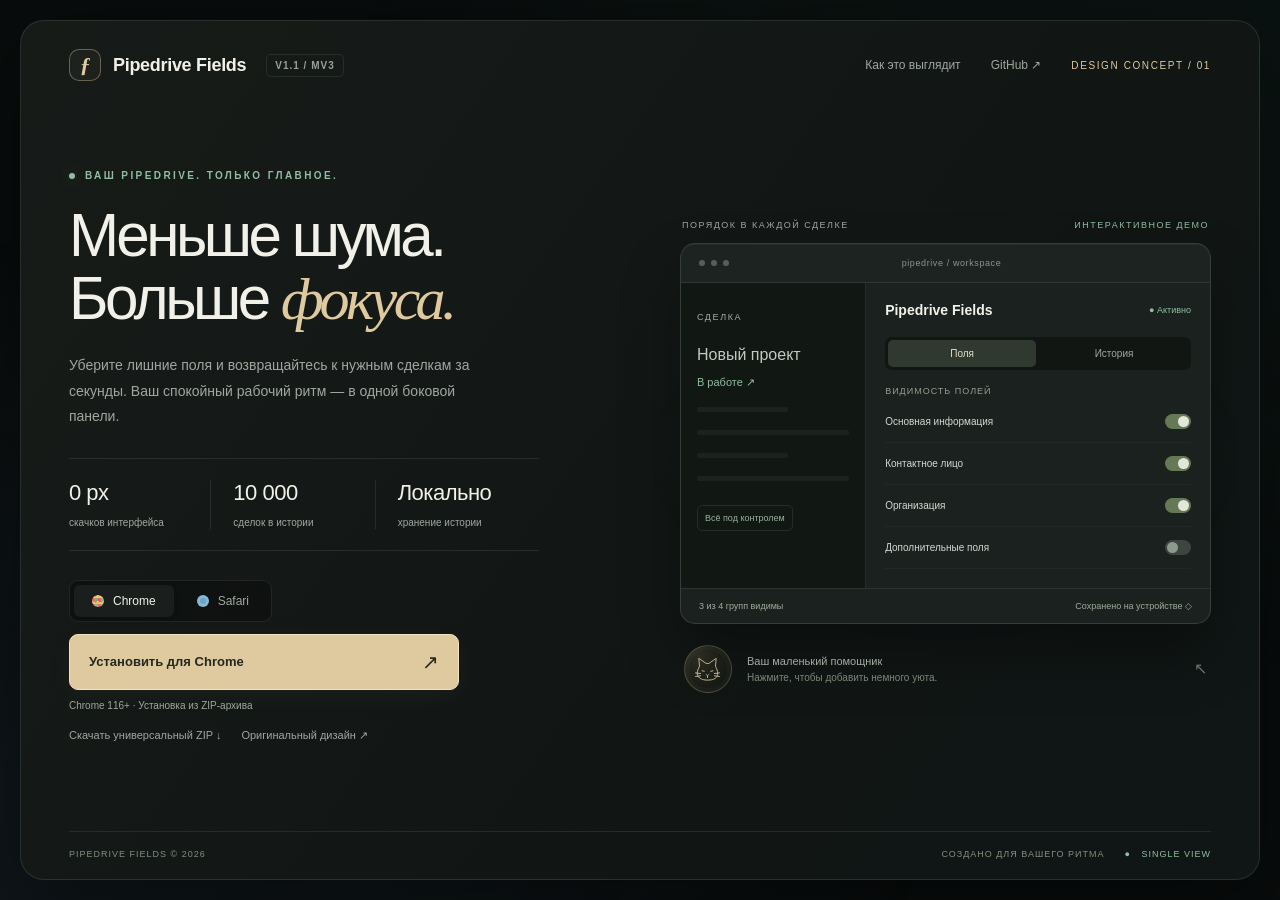
<file: executive-noir.html>
<!doctype html>
<html lang="ru">
<head>
<meta charset="utf-8">
<meta name="viewport" content="width=device-width,initial-scale=1">
<title>Pipedrive Fields — Executive Noir / Concept</title>
<link rel="icon" href="extension/icons/icon-32.png">
<style>
:root{color-scheme:dark;--bg:#101312;--ink:#f2f1e9;--muted:#a0a79f;--gold:#dfc99e;--line:#ffffff16;--green:#91bea2}
*{box-sizing:border-box}body{margin:0;background:#090c0c;color:var(--ink);font-family:Arial,Helvetica,sans-serif;font-size:14px}button,a{-webkit-tap-highlight-color:transparent}button{font:inherit;cursor:pointer}a{color:inherit;text-decoration:none}button:focus-visible,a:focus-visible{outline:2px solid var(--gold);outline-offset:5px}
body:before{content:"";position:fixed;inset:0;pointer-events:none;background:radial-gradient(ellipse at 90% 15%,#153d342e,transparent 50%),radial-gradient(ellipse at 5% 90%,#23384840,transparent 50%)}
.frame{position:relative;margin:20px auto;width:calc(100% - 40px);max-width:1720px;height:calc(100svh - 40px);min-height:570px;padding:28px 48px 20px;border:1px solid #ffffff1a;border-radius:24px;background:linear-gradient(125deg,#171b18,#111615 65%,#101615);box-shadow:0 24px 90px #0006;display:grid;grid-template-rows:auto 1fr auto;overflow:hidden}
header,nav,.brand,.footer,.stats,.platforms,.preview-top,.preview-tabs,.panel-heading,.field,.deal{display:flex;align-items:center}header{justify-content:space-between;gap:24px}.brand{gap:12px;font-weight:600;letter-spacing:-.3px;font-size:18px}.mark{width:32px;height:32px;border:1px solid #d9c69b66;border-radius:10px;display:grid;place-items:center;color:var(--gold);font-family:Georgia,serif;font-style:italic;font-size:22px;background:#d9c69b09}.version{color:#98a198;font-size:10px;letter-spacing:1px;border:1px solid var(--line);padding:5px 8px;border-radius:5px;margin-left:8px}nav{gap:30px;color:var(--muted);font-size:12px}nav a:hover{color:var(--ink)}.concept{color:var(--gold);font-size:10px;letter-spacing:1.6px}.layout{display:grid;grid-template-columns:1fr 1fr;gap:7%;align-items:center;padding:24px 0}.eyebrow{color:var(--green);font-size:10px;letter-spacing:2.4px;font-weight:600;display:flex;align-items:center;gap:10px}.eyebrow:before{content:"";width:6px;height:6px;border-radius:50%;background:var(--green);box-shadow:0 0 14px #91bea255}h1{font-size:clamp(44px,4.7vw,78px);font-weight:500;line-height:1.05;letter-spacing:-3.5px;margin:23px 0}h1 em{font-family:Georgia,'Times New Roman',serif;font-weight:400;color:var(--gold)}.intro{font-size:14px;color:var(--muted);line-height:1.8;max-width:410px;margin:0}.stats{gap:0;margin:29px 0;padding:21px 0;border-top:1px solid var(--line);border-bottom:1px solid var(--line);max-width:470px}.stat{flex:1;padding-left:22px;border-left:1px solid var(--line)}.stat:first-child{padding-left:0;border:0}.stat strong{font-size:22px;letter-spacing:-.5px;font-weight:500;display:block;margin-bottom:7px}.stat span{font-size:10px;color:var(--muted)}.platforms{gap:5px;background:#080b0b70;padding:4px;border:1px solid var(--line);border-radius:9px;width:max-content}.platform{border:0;color:var(--muted);background:transparent;border-radius:6px;padding:9px 18px;font-size:12px;display:flex;gap:9px;align-items:center}.platform[aria-pressed=true]{background:#ffffff0d;color:var(--ink);box-shadow:0 1px 5px #0003}.browser-dot{width:12px;height:12px;display:inline-block;border-radius:50%;background:conic-gradient(#e26054 0 33%,#e4c563 0 66%,#75ad80 0);border:3px solid #ffffff20}.safari-dot{background:#68a5c9;border:3px solid #ffffff35}.install{display:flex;align-items:center;justify-content:space-between;background:var(--gold);color:#242820;border:1px solid #f4e3c1;border-radius:9px;padding:15px 19px;width:100%;max-width:390px;margin-top:12px;font-weight:600;font-size:13px;box-shadow:0 6px 26px #d9c69b0b;transition:background .2s,transform .2s}.install:hover{background:#ebd9b6;transform:translateY(-2px)}.install b{font-size:20px;font-weight:400}.install-note{color:var(--muted);font-size:10px;margin:10px 0 0}.secondary{display:flex;gap:20px;margin-top:18px;font-size:11px;color:var(--muted)}.secondary a:hover{color:var(--gold)}
.visual{position:relative}.visual:before{content:"";position:absolute;inset:10% -10%;background:radial-gradient(ellipse,#81a78612,transparent 65%);filter:blur(25px);pointer-events:none}.preview-caption{display:flex;justify-content:space-between;color:var(--muted);font-size:9px;letter-spacing:1.5px;margin:0 2px 13px}.live{color:var(--green)}.preview{position:relative;border:1px solid #ffffff20;border-radius:15px;background:#1b211e;box-shadow:0 30px 60px #0005,inset 0 1px #ffffff0a;overflow:hidden}.preview-top{padding:14px 18px;border-bottom:1px solid var(--line);gap:6px;background:#ffffff02}.window-dot{height:6px;width:6px;border-radius:50%;background:#566059}.preview-url{margin:auto;font-size:9px;color:#89968e;letter-spacing:.6px;padding-right:24px}.preview-body{display:grid;grid-template-columns:35% 65%;min-height:300px}.crm{padding:24px 16px;border-right:1px solid var(--line);background:#111713;color:#76847a;overflow:hidden}.crm-label{font-size:9px;letter-spacing:1.6px;color:#a2afa3}.crm h3{font-size:16px;color:#bfcbc1;font-weight:500;margin:23px 0 9px}.crm-value{font-size:11px;color:var(--green)}.ghost{height:5px;margin:18px 0;background:#bac5b411;border-radius:8px}.ghost:nth-child(even){width:60%}.crm-chip{font-size:9px;color:#99b09d;border:1px solid #99b09d24;border-radius:5px;padding:7px;margin-top:24px;width:max-content}.panel{padding:19px}.panel-heading{justify-content:space-between;font-size:14px;font-weight:600}.panel-heading span{font-size:9px;color:var(--green);font-weight:400}.preview-tabs{margin:19px 0 16px;padding:3px;background:#111612;border-radius:7px;gap:4px}.preview-tab{flex:1;background:transparent;border:0;color:var(--muted);font-size:10px;padding:8px;border-radius:5px}.preview-tab[aria-selected=true]{background:#30392f;color:#e2dfc9}.panel-subtitle{color:#91a091;font-size:9px;letter-spacing:1px;margin:15px 0 5px}.field{justify-content:space-between;gap:10px;padding:13px 0;border-bottom:1px solid #ffffff08;font-size:10px;color:#d1d9d0}.toggle{width:26px;height:15px;background:#667957;border:0;border-radius:12px;padding:2px;display:flex;align-items:center;transition:background .2s;flex-shrink:0}.toggle:after{content:"";height:11px;width:11px;background:#e1e7db;border-radius:50%;margin-left:11px;transition:margin .2s}.toggle[aria-checked=false]{background:#3c453f}.toggle[aria-checked=false]:after{margin-left:0;background:#8c998e}.preview-bottom{font-size:9px;color:#9dad9d;border-top:1px solid var(--line);padding:12px 18px;display:flex;justify-content:space-between}.deal{justify-content:space-between;font-size:10px;padding:14px 0;border-bottom:1px solid var(--line)}.deal small{color:var(--muted);display:block;margin-top:6px}.star{color:var(--gold)}[hidden]{display:none!important}.mascot-row{display:flex;align-items:center;gap:15px;margin-top:21px;padding:0 4px}.mascot{width:48px;height:48px;border-radius:50%;border:1px solid #d9c69b48;background:radial-gradient(circle at 30% 20%,#c2ac7730,#0c120e);display:grid;place-items:center;color:var(--gold);box-shadow:inset 0 0 0 4px #d9c69b09;font-size:27px}.mascot svg{width:29px;height:29px}.mascot.jumping{animation:jump .5s ease}.mascot-text{font-size:11px;color:#bdc5ba}.mascot-text small{display:block;color:#849182;font-size:10px;margin-top:5px}.mascot-hint{margin-left:auto;color:#6d7c6e;font-size:16px}.footer{justify-content:space-between;border-top:1px solid var(--line);padding-top:17px;color:#819080;font-size:9px;letter-spacing:1px}.footer-right{display:flex;gap:20px}.footer i{color:var(--green);font-style:normal}.dialog{background:#1a211c;color:var(--ink);border:1px solid #d9c69b40;border-radius:18px;padding:30px;max-width:520px;width:calc(100% - 32px);box-shadow:0 30px 100px #0008}.dialog::backdrop{background:#050a08c9;backdrop-filter:blur(8px)}.dialog h2{font-weight:500;font-size:23px;margin:0 30px 16px 0}.dialog p,.dialog li{color:var(--muted);font-size:13px;line-height:1.7}.dialog li{margin:12px 0}.dialog ol{padding-left:20px}.dialog-close{position:absolute;right:18px;top:14px;background:none;border:0;color:var(--muted);font-size:24px}.dialog a{color:var(--gold);text-decoration:underline}.dialog .install{color:#242820;text-decoration:none}.notice{font-size:11px!important}.copy{background:#ffffff09;color:var(--gold);border:1px solid var(--line);border-radius:5px;padding:4px 7px}.status{min-height:14px;font-size:10px;color:var(--green)}@keyframes jump{50%{transform:translateY(-14px) rotate(-10deg)}}
@media(min-width:1024px) and (max-height:780px){.frame{padding:22px 38px 17px}.layout{padding:18px 0;gap:6%}h1{font-size:clamp(42px,4.3vw,65px);margin:17px 0}.intro{font-size:13px}.stats{margin:20px 0;padding:15px 0}.secondary{margin-top:13px}.preview-body{min-height:275px}.mascot-row{margin-top:16px}.field{padding:11px 0}}
@media(min-width:1024px) and (max-height:680px){.frame{margin:12px auto;height:calc(100svh - 24px);width:calc(100% - 24px);min-height:0;padding:18px 32px 14px}.layout{padding:10px 0}.stats{margin:14px 0;padding:12px 0}h1{font-size:43px;margin:14px 0}.intro{font-size:12px}.mascot-row{margin-top:12px}.footer{padding-top:12px}.preview-body{min-height:245px}.panel{padding:14px}.preview-tabs{margin:12px 0}.field{padding:9px 0}.preview-top{padding:10px 16px}}
@media(max-width:1023px){.frame{padding:22px 28px;height:auto;min-height:calc(100svh - 40px)}.layout{gap:30px}h1{font-size:44px;letter-spacing:-2px}.crm{display:none}.preview-body{grid-template-columns:1fr}.version{display:none}nav{gap:18px}.intro{font-size:12px}.stat{padding-left:12px}.stat strong{font-size:19px}}
@media(max-width:680px){.frame{margin:10px;width:calc(100% - 20px);padding:20px;border-radius:18px}.layout{grid-template-columns:1fr;padding:35px 0;gap:30px}nav a:first-child,.concept{display:none}nav{gap:12px}.brand{font-size:15px}.layout h1{font-size:49px}.intro{font-size:14px}.visual{max-width:450px;width:100%}.footer{font-size:8px;letter-spacing:0}.footer-right span{display:none}.stats,.install{max-width:none}.crm{display:block}.preview-body{grid-template-columns:35% 65%}}
@media(prefers-reduced-motion:reduce){*,*:before,*:after{animation:none!important;transition:none!important}}
</style>
</head>
<body>
<div class="frame">
<header><a class="brand" href="executive-noir.html"><span class="mark">ƒ</span>Pipedrive Fields <span class="version">V1.1 / MV3</span></a><nav aria-label="Навигация"><a href="#preview" id="preview-link">Как это выглядит</a><a href="https://github.com/DamianDream/browser-extenshion-pipedrive" target="_blank" rel="noopener">GitHub ↗</a><span class="concept">DESIGN CONCEPT / 01</span></nav></header>
<main class="layout">
<section><div class="eyebrow">ВАШ PIPEDRIVE. ТОЛЬКО ГЛАВНОЕ.</div><h1>Меньше шума.<br>Больше <em>фокуса.</em></h1><p class="intro">Уберите лишние поля и возвращайтесь к нужным сделкам за секунды. Ваш спокойный рабочий ритм — в одной боковой панели.</p>
<div class="stats"><div class="stat"><strong>0 px</strong><span>скачков интерфейса</span></div><div class="stat"><strong>10 000</strong><span>сделок в истории</span></div><div class="stat"><strong>Локально</strong><span>хранение истории</span></div></div>
<div class="platforms" role="group" aria-label="Выбор браузера"><button class="platform" data-browser="chrome" aria-pressed="true"><span class="browser-dot"></span>Chrome</button><button class="platform" data-browser="safari" aria-pressed="false"><span class="browser-dot safari-dot"></span>Safari</button></div>
<button class="install" id="install"><span id="install-label">Установить для Chrome</span><b aria-hidden="true">↗</b></button><p class="install-note" id="install-note">Chrome 116+ · Установка из ZIP-архива</p><div class="secondary"><a href="pipedrive-fields.zip" download>Скачать универсальный ZIP ↓</a><a href="index.html">Оригинальный дизайн ↗</a></div>
</section>
<section class="visual" id="preview" aria-label="Интерактивный пример интерфейса"><div class="preview-caption"><span>ПОРЯДОК В КАЖДОЙ СДЕЛКЕ</span><span class="live">ИНТЕРАКТИВНОЕ ДЕМО</span></div><div class="preview"><div class="preview-top"><i class="window-dot"></i><i class="window-dot"></i><i class="window-dot"></i><span class="preview-url">pipedrive / workspace</span></div><div class="preview-body"><div class="crm"><span class="crm-label">СДЕЛКА</span><h3>Новый проект</h3><span class="crm-value">В работе ↗</span><div class="ghost"></div><div class="ghost"></div><div class="ghost"></div><div class="ghost"></div><div class="crm-chip">Всё под контролем</div></div><div class="panel"><div class="panel-heading">Pipedrive Fields <span>● Активно</span></div><div class="preview-tabs" role="tablist" aria-label="Пример панели"><button class="preview-tab" id="fields-tab" role="tab" aria-controls="fields-panel" aria-selected="true">Поля</button><button class="preview-tab" id="history-tab" role="tab" aria-controls="history-panel" aria-selected="false" tabindex="-1">История</button></div><div id="fields-panel" role="tabpanel" aria-labelledby="fields-tab"><div class="panel-subtitle">ВИДИМОСТЬ ПОЛЕЙ</div><div class="field">Основная информация<button class="toggle" role="switch" aria-checked="true" aria-label="Основная информация"></button></div><div class="field">Контактное лицо<button class="toggle" role="switch" aria-checked="true" aria-label="Контактное лицо"></button></div><div class="field">Организация<button class="toggle" role="switch" aria-checked="true" aria-label="Организация"></button></div><div class="field">Дополнительные поля<button class="toggle" role="switch" aria-checked="false" aria-label="Дополнительные поля"></button></div></div><div id="history-panel" role="tabpanel" aria-labelledby="history-tab" hidden><div class="panel-subtitle">НЕДАВНИЕ СДЕЛКИ · ПРИМЕР</div><div class="deal"><span>Новый проект<small>Сегодня, 14:30</small></span><span class="star">☆</span></div><div class="deal"><span>Продление договора<small>Сегодня, 11:15</small></span><span class="star">☆</span></div><div class="deal"><span>Партнёрская программа<small>Вчера, 16:40</small></span><span class="star">☆</span></div></div></div></div><div class="preview-bottom"><span id="field-count">3 из 4 групп видимы</span><span>Сохранено на устройстве ◇</span></div></div>
<div class="mascot-row"><button class="mascot" id="mascot" aria-label="Разбудить котика и услышать мурчание"><svg viewBox="0 0 40 40" fill="none" stroke="currentColor" stroke-width="1.3" aria-hidden="true"><path d="M9 17 8 6l10 7h4l10-7-1 11c8 15-1 19-11 19S1 31 9 17Z"/><path d="m12 23 4 1m8 0 4-1m-10 5 2 2 2-2m-2 2v3M3 26l8 1m18 0 8-1M3 31l8-1m18 0 8 1"/></svg></button><div class="mascot-text">Ваш маленький помощник<small id="cat-status" aria-live="polite">Нажмите, чтобы добавить немного уюта.</small></div><span class="mascot-hint">↖</span></div></section>
</main>
<footer class="footer"><span>PIPEDRIVE FIELDS © 2026</span><div class="footer-right"><span>СОЗДАНО ДЛЯ ВАШЕГО РИТМА</span><i>● &nbsp; SINGLE VIEW</i></div></footer>
</div>
<dialog class="dialog" id="install-dialog" aria-labelledby="dialog-title"><button class="dialog-close" aria-label="Закрыть">×</button><h2 id="dialog-title">Установка для Chrome</h2><div id="instructions"></div><a class="install" id="download" href="pipedrive-fields-chrome.zip" download>Скачать архив <b>↓</b></a><p class="notice">Это ручная установка расширения из файлов проекта.</p></dialog>
<script>
let browser = /Safari/.test(navigator.userAgent) && !/Chrome|Chromium|Edg/.test(navigator.userAgent) ? 'safari' : 'chrome';
const platforms = [...document.querySelectorAll('.platform')];
function choose(value){browser=value;platforms.forEach(b=>b.setAttribute('aria-pressed',String(b.dataset.browser===value)));document.querySelector('#install-label').textContent='Установить для '+(value==='chrome'?'Chrome':'Safari');document.querySelector('#install-note').textContent=value==='chrome'?'Chrome 116+ · Установка из ZIP-архива':'Safari · Сборка расширения для macOS';}
platforms.forEach(b=>b.addEventListener('click',()=>choose(b.dataset.browser)));choose(browser);
const dialog=document.querySelector('#install-dialog');
document.querySelector('#install').addEventListener('click',()=>{const chrome=browser==='chrome';document.querySelector('#dialog-title').textContent='Установка для '+(chrome?'Chrome':'Safari');document.querySelector('#download').href='pipedrive-fields-'+browser+'.zip';document.querySelector('#instructions').innerHTML=chrome?'<ol><li>Скачайте и распакуйте архив расширения.</li><li>Откройте <button class="copy" id="copy-url">chrome://extensions</button> и включите «Режим разработчика».</li><li>Нажмите «Загрузить распакованное расширение» и выберите папку с manifest.json.</li></ol><div class="status" id="copy-status" aria-live="polite"></div>':'<p>Архив содержит файлы Safari Web Extension. Способ загрузки зависит от версии Safari и средств разработки на вашем Mac.</p><ol><li>Скачайте и распакуйте архив.</li><li>Если в меню «Разработка» доступна загрузка временного расширения, выберите распакованную папку.</li><li>Если такого пункта нет, потребуется подготовка приложения-обёртки через Xcode. Это не установщик .app.</li></ol>';document.querySelector('#copy-url')?.addEventListener('click',async()=>{try{await navigator.clipboard.writeText('chrome://extensions');document.querySelector('#copy-status').textContent='Адрес скопирован';}catch{document.querySelector('#copy-status').textContent='Введите chrome://extensions в адресной строке.';}});dialog.showModal();});
document.querySelector('.dialog-close').addEventListener('click',()=>dialog.close());dialog.addEventListener('click',e=>{if(e.target===dialog){const r=dialog.getBoundingClientRect();if(e.clientX<r.left||e.clientX>r.right||e.clientY<r.top||e.clientY>r.bottom)dialog.close();}});
const tabs=[...document.querySelectorAll('.preview-tab')];function showTab(tab){tabs.forEach(t=>{const selected=t===tab;t.setAttribute('aria-selected',String(selected));t.tabIndex=selected?0:-1;document.getElementById(t.getAttribute('aria-controls')).hidden=!selected;});updateCount();}tabs.forEach((t,i)=>{t.addEventListener('click',()=>showTab(t));t.addEventListener('keydown',e=>{if(['ArrowLeft','ArrowRight','Home','End'].includes(e.key)){e.preventDefault();const target=tabs[e.key==='Home'?0:e.key==='End'?1:1-i];showTab(target);target.focus();}});});
function updateCount(){document.querySelector('#field-count').textContent=tabs[1].getAttribute('aria-selected')==='true'?'3 недавние сделки · пример':document.querySelectorAll('.toggle[aria-checked=true]').length+' из 4 групп видимы';}document.querySelectorAll('.toggle').forEach(t=>t.addEventListener('click',()=>{t.setAttribute('aria-checked',String(t.getAttribute('aria-checked')!=='true'));updateCount();}));document.querySelector('#preview-link').addEventListener('click',e=>{e.preventDefault();tabs[0].focus();showTab(tabs[0]);});
const purr=new Audio('extension/purr.mp3');purr.volume=.3;document.querySelector('#mascot').addEventListener('click',async e=>{const cat=e.currentTarget;cat.classList.remove('jumping');void cat.offsetWidth;cat.classList.add('jumping');purr.currentTime=0;try{await purr.play();document.querySelector('#cat-status').textContent='Мур-р-р. Хорошего рабочего дня.';}catch{document.querySelector('#cat-status').textContent='Котик проснулся. Звук недоступен.';}});
</script>
</body>
</html>
</file>
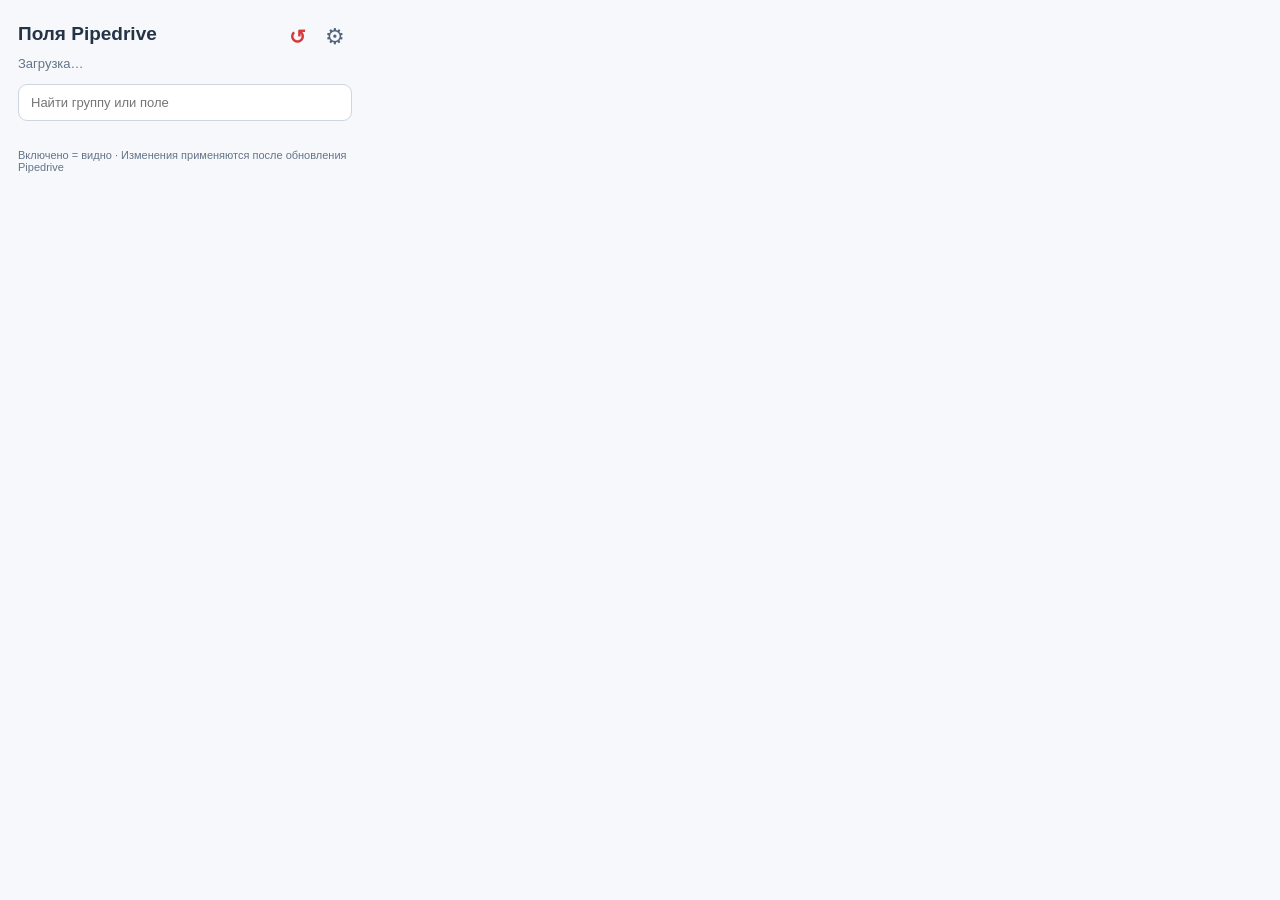
<file: extension-safari/popup.html>
<!doctype html>
<html lang="ru"><head><meta charset="utf-8"><meta name="viewport" content="width=device-width,initial-scale=1"><title>Поля Pipedrive</title><link rel="stylesheet" href="popup.css"></head>
<body><header>
<div class="heading">
  <h1>Поля Pipedrive</h1>
  <div class="header-actions">
    <button id="reset-rules" class="icon-btn danger" aria-label="Сбросить правила" title="Сбросить правила">↺</button>
    <button id="settings-toggle" class="icon-btn" aria-label="Настройки" title="Настройки" aria-expanded="false" aria-controls="settings-panel">⚙</button>
  </div>
</div>
<div id="reset-confirm" class="reset-confirm" hidden>
  <button id="reset-revert" class="btn-confirm revert">Повернуть як було?</button>
  <button id="reset-keep" class="btn-confirm keep">Хай буде так!</button>
</div>
<p id="status" role="status">Загрузка…</p></header>
<div id="scan-loader" hidden role="status" aria-live="polite" aria-label="Идёт сканирование страницы">
<video id="scan-loader-video" muted loop playsinline preload="auto"><source src="cat-loader.mp4" type="video/mp4"></video>
<strong>Ищу новые группы и поля…</strong>
</div>
<div id="settings-panel" hidden>
<label class="row sound-setting"><span>Мяу при переключении</span><input id="sound-enabled" type="checkbox" role="switch" checked></label>
<label class="row sound-setting"><span>Кнопка на странице сделки</span><input id="fab-enabled" type="checkbox" role="switch" checked></label>
<label class="row sound-setting"><span>Показывать котика</span><input id="cat-enabled" type="checkbox" role="switch" checked></label>
<button id="scan" disabled>Сканировать страницу</button>
<div class="backup"><button id="export">Экспорт настроек</button><button id="import">Импорт настроек</button><input id="backup-file" type="file" accept=".json,application/json" hidden></div>
</div>
<input id="search" type="search" placeholder="Найти группу или поле" aria-label="Поиск группы или поля">
<main id="groups"></main><footer>Включено = видно · Изменения применяются после обновления Pipedrive</footer>
<script src="shared.js"></script><script src="backup.js"></script><script src="sound.js"></script><script src="popup.js"></script></body></html>
</file>
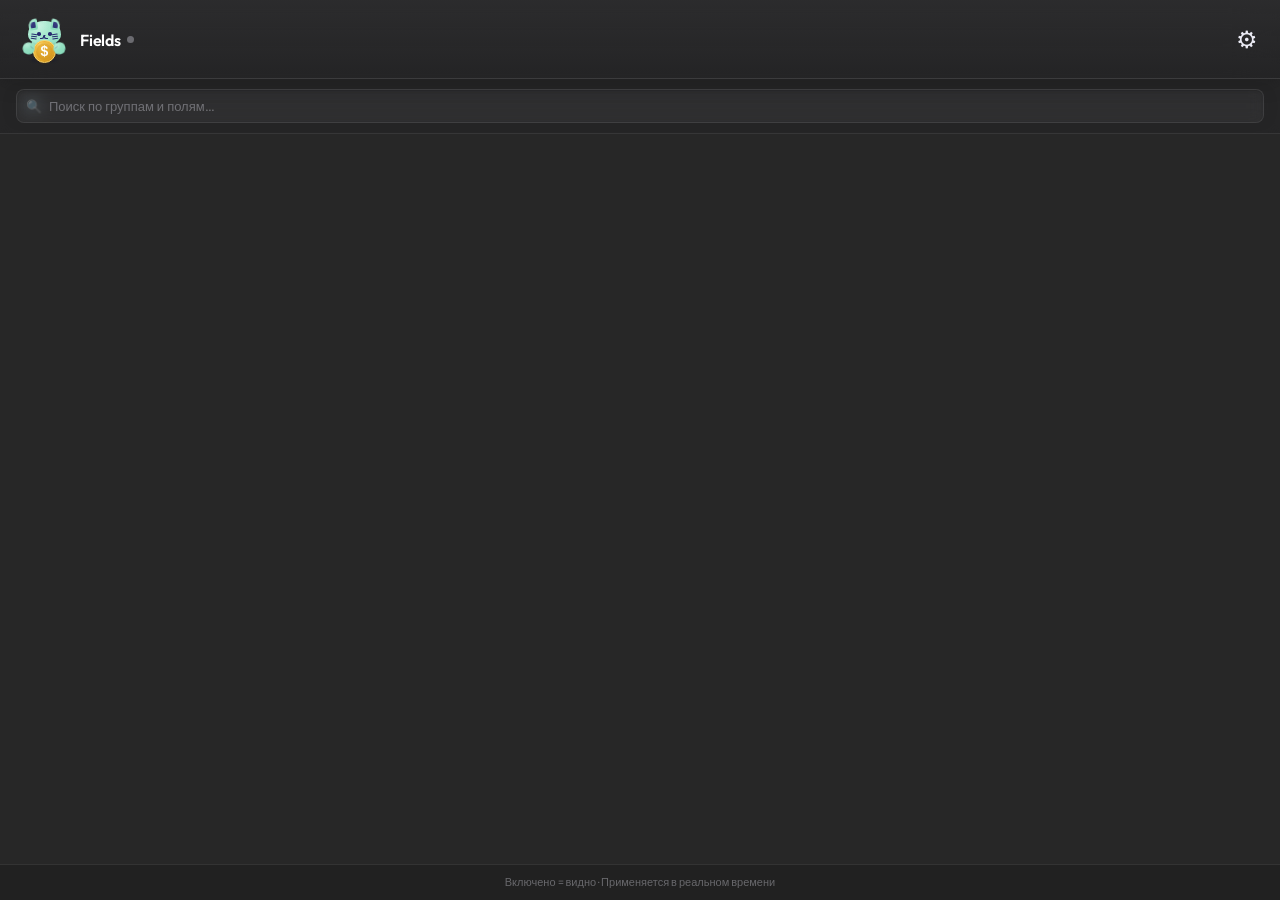
<file: extension-safari/sidepanel.html>
<!doctype html>
<html lang="ru">
<head>
  <meta charset="utf-8">
  <meta name="viewport" content="width=device-width, initial-scale=1">
  <title>Pipedrive Fields</title>
  <link rel="stylesheet" href="sidepanel.css">
</head>
<body>
  <div id="app-container">
    <header>
      <div class="heading-row">
        <div class="brand" id="brand-logo-btn" title="Погладить котика">
          <span id="css-cat-motion-a" class="css-cat-target" aria-hidden="true"></span>
          <span id="css-cat-motion-b" class="css-cat-target" aria-hidden="true"></span>
          <div class="css-cat brand-icon" style="--css-cat-size: 48px">
            <a class="css-cat-trigger css-cat-trigger-a" href="#css-cat-motion-a"
               aria-label="Погладить котика" title="Погладить котика"></a>
            <a class="css-cat-trigger css-cat-trigger-b" href="#css-cat-motion-b"
               aria-label="Погладить котика" title="Погладить котика"></a>

            <div class="css-cat-shadow" aria-hidden="true"></div>

            <div class="css-cat-character" aria-hidden="true">
              <div class="css-cat-body"></div>

              <div class="css-cat-head">
                <i class="css-cat-ear css-cat-ear-left"></i>
                <i class="css-cat-ear css-cat-ear-right"></i>

                <div class="css-cat-face">
                  <i class="css-cat-eye css-cat-eye-left"></i>
                  <i class="css-cat-eye css-cat-eye-right"></i>
                  <i class="css-cat-nose"></i>
                  <i class="css-cat-mouth"></i>
                  <i class="css-cat-whiskers css-cat-whiskers-left"></i>
                  <i class="css-cat-whiskers css-cat-whiskers-right"></i>
                </div>
              </div>

              <div class="css-cat-coin">
                <i class="css-cat-coin-face"></i>
                <b class="css-cat-dollar">$</b>
                <i class="css-cat-shine"></i>
              </div>

              <i class="css-cat-paw css-cat-paw-left"></i>
              <i class="css-cat-paw css-cat-paw-right"></i>
            </div>
          </div>
          <div class="brand-info">
            <div class="brand-title-wrap">
              <h1 class="brand-title" id="current-view-title">Fields</h1>
              <span id="status-dot" class="status-dot" title="Ожидание Pipedrive…"></span>
            </div>
          </div>
        </div>
        <div class="header-actions">
          <button id="settings-toggle" class="clean-icon-btn" aria-label="Настройки" title="Настройки" aria-expanded="false" aria-controls="settings-panel">⚙</button>
        </div>
      </div>

      <!-- Navigation Dropdown Menu -->
      <div id="nav-dropdown" class="nav-dropdown-menu" hidden>
        <button type="button" class="nav-menu-item active" data-view="fields">
          <span class="nav-menu-icon">📑</span>
          <span class="nav-menu-label">Fields</span>
          <span class="nav-menu-check">✓</span>
        </button>
        <button type="button" class="nav-menu-item" data-view="history">
          <span class="nav-menu-icon">🕒</span>
          <span class="nav-menu-label">History</span>
          <span class="nav-menu-check">✓</span>
        </button>
      </div>

      <div id="reset-confirm" class="reset-confirm-bar" hidden>
        <button id="reset-revert" class="btn-confirm revert">Повернуть як було?</button>
        <button id="reset-keep" class="btn-confirm keep">Хай буде так!</button>
      </div>
    </header>

    <div id="scan-loader" hidden role="status" aria-live="polite" aria-label="Идёт сканирование страницы">
      <video id="scan-loader-video" muted loop playsinline preload="auto">
        <source src="cat-loader.mp4" type="video/mp4">
      </video>
      <strong>Ищу новые группы и поля…</strong>
    </div>

    <!-- Modal confirmation for Reset Rules -->
    <div id="reset-modal" class="modal-backdrop" hidden>
      <div class="modal-card">
        <div class="modal-title">Сброс правил скрытия</div>
        <div class="modal-text">Вы уверены, что хотите сбросить все настройки скрытия пунктов меню? Все группы и поля снова станут видимыми.</div>
        <div class="modal-actions">
          <button id="modal-cancel-btn" class="modal-btn secondary">Отмена</button>
          <button id="modal-confirm-btn" class="modal-btn danger">Сбросить</button>
        </div>
      </div>
    </div>

    <div id="settings-panel" hidden>
      <!-- Rainbow Accent Picker (7 colors) -->
      <div class="setting-row accent-row">
        <span class="setting-label-text">Акцент</span>
        <div class="rainbow-swatches" role="radiogroup" aria-label="Цвет акцента">
          <button type="button" class="accent-dot" data-color="#ff453a" style="--c: #ff453a" title="Красный" aria-label="Красный"></button>
          <button type="button" class="accent-dot" data-color="#ff9f0a" style="--c: #ff9f0a" title="Оранжевый" aria-label="Оранжевый"></button>
          <button type="button" class="accent-dot active" data-color="#FFC500" style="--c: #FFC500" title="Жёлтый" aria-label="Жёлтый"></button>
          <button type="button" class="accent-dot" data-color="#30d158" style="--c: #30d158" title="Зелёный" aria-label="Зелёный"></button>
          <button type="button" class="accent-dot" data-color="#64d2ff" style="--c: #64d2ff" title="Голубой" aria-label="Голубой"></button>
          <button type="button" class="accent-dot" data-color="#0a84ff" style="--c: #0a84ff" title="Синий" aria-label="Синий"></button>
          <button type="button" class="accent-dot" data-color="#bf5af2" style="--c: #bf5af2" title="Фиолетовый" aria-label="Фиолетовый"></button>
        </div>
      </div>

      <div class="setting-row">
        <div class="setting-label-wrap">
          <span id="sound-icon-display" class="clean-setting-icon sound-icon" title="Нажмите для проверки звука">🐱</span>
          <span class="setting-label-text">Звуки мяуканья</span>
        </div>
        <label class="ios-switch">
          <input id="sound-enabled" type="checkbox" checked>
          <span class="ios-slider"></span>
        </label>
      </div>

      <div class="setting-row">
        <div class="setting-label-wrap">
          <span class="clean-setting-icon fab-icon">🔘</span>
          <span class="setting-label-text">Кнопка в сделках</span>
        </div>
        <label class="ios-switch">
          <input id="fab-enabled" type="checkbox" checked>
          <span class="ios-slider"></span>
        </label>
      </div>

      <div class="setting-row">
        <div class="setting-label-wrap">
          <span class="clean-setting-icon reset-icon">↺</span>
          <span class="setting-label-text">Сбросить правила</span>
        </div>
        <button id="reset-rules-btn" class="action-btn danger-sm-btn">Сбросить</button>
      </div>

      <button id="scan" class="action-btn primary" disabled>Сканировать страницу Pipedrive</button>
      <div class="backup-row">
        <button id="export" class="action-btn">Экспорт</button>
        <button id="import" class="action-btn">Импорт</button>
      </div>
      <input id="backup-file" type="file" accept=".json,application/json" hidden>
    </div>

    <!-- View: Fields -->
    <div id="view-fields" class="view-panel active">
      <div class="search-wrapper">
        <div class="search-inner">
          <span class="search-icon">🔍</span>
          <input id="search" class="search-input" type="search" placeholder="Поиск по группам и полям…" aria-label="Поиск по группам и полям">
          <button id="search-clear" class="search-clear" aria-label="Очистить поиск">✕</button>
        </div>
      </div>

      <main id="groups"></main>
    </div>

    <!-- View: History -->
    <div id="view-history" class="view-panel" hidden>
      <div class="history-controls">
        <div class="history-tabs" role="tablist">
          <button type="button" id="tab-all" class="history-tab active" role="tab" aria-selected="true">
            All <span id="count-all" class="tab-badge">0</span>
          </button>
          <button type="button" id="tab-favorites" class="history-tab" role="tab" aria-selected="false">
            Favorites <span id="count-fav" class="tab-badge">0</span>
          </button>
        </div>
        <div class="history-actions-bar">
          <select id="history-time-filter" class="history-select" title="Фильтр по периоду" aria-label="Период истории">
            <option value="all">All</option>
            <option value="today">Today</option>
            <option value="yesterday">Yesterday</option>
            <option value="3days">3 days</option>
            <option value="7days">7 days</option>
            <option value="1month">1 month</option>
            <option value="3months">3 month</option>
          </select>
          <button type="button" id="btn-unique" class="btn-filter-toggle" title="Показать только уникальные сделки (по последнему визиту)">
            <span class="filter-icon">⚡</span> Unique
          </button>
          <button type="button" id="btn-clear-history" class="btn-clear-history" title="Очистить историю">
            🗑
          </button>
        </div>
      </div>

      <div class="search-wrapper history-search-wrapper">
        <div class="search-inner">
          <span class="search-icon">🔍</span>
          <input id="history-search" class="search-input" type="search" placeholder="Поиск по сделке или номеру…" aria-label="Поиск по истории">
          <button id="history-search-clear" class="search-clear" aria-label="Очистить поиск">✕</button>
        </div>
      </div>

      <main id="history-list" class="history-list"></main>

      <div id="history-empty" class="history-empty-state" hidden>
        <div class="empty-icon">📁</div>
        <div class="empty-title" id="history-empty-title" hidden></div>
        <div class="empty-desc" id="history-empty-desc">Открывайте сделки на странице Pipedrive — они автоматически сохранятся здесь.</div>
      </div>
    </div>

    <footer id="app-footer">Включено = видно · Применяется в реальном времени</footer>
  </div>

  <script src="shared.js"></script>
  <script src="backup.js"></script>
  <script src="sound.js"></script>
  <script src="sidepanel.js"></script>
</body>
</html>
</file>
<file: extension-safari/popup.css>
:root { color-scheme: light; font: 13px -apple-system,BlinkMacSystemFont,"Segoe UI",sans-serif; color: #243346; }
body { width: 370px; margin: 0; background: #f6f8fb; }
header { padding: 20px 18px 10px; } h1 { font-size: 19px; margin: 0 0 6px; }
p { line-height: 1.5; margin: 0; color: #657489; }
#search { box-sizing: border-box; margin: 0 18px 14px; width: calc(100% - 36px); padding: 10px 12px; border: 1px solid #cdd6e0; border-radius: 9px; font: inherit; }
main { max-height: 440px; overflow: auto; padding: 0 18px; }
section { background: white; border: 1px solid #dde4ec; border-radius: 10px; margin-bottom: 10px; overflow: hidden; }
.row { display: flex; align-items: center; justify-content: space-between; gap: 12px; padding: 11px 12px; }
.group { background: #eef3f8; } .expand { border: 0; background: none; text-align: left; font: inherit; font-weight: 650; color: inherit; padding: 0; cursor: pointer; flex: 1; overflow-wrap: anywhere; }
.field { border-top: 1px solid #f0f2f5; } .field span { overflow-wrap: anywhere; }
input[type=checkbox] { appearance: none; flex: 0 0 34px; width: 34px; height: 20px; border-radius: 12px; background: #aab4c2; position: relative; cursor: pointer; margin: 0; }
input[type=checkbox]::after { content: ''; position: absolute; top: 3px; left: 3px; width: 14px; height: 14px; background: white; border-radius: 50%; }
input:checked { background: #22865f; } input:checked::after { left: 17px; }
:focus-visible { outline: 2px solid #326be5; outline-offset: 3px; }
footer { font-size: 11px; padding: 14px 18px; color: #657489; }
.empty { padding: 15px 0 25px; } .muted { opacity: .65; }
#scan { margin: 0 18px 14px; padding: 9px 12px; border: 1px solid #cdd6e0; border-radius: 8px; background: white; color: #243346; font: inherit; cursor: pointer; }
#scan:disabled { opacity: .5; cursor: default; }
.backup { display: flex; gap: 8px; margin: 0 18px 14px; }
.backup button { flex: 1; padding: 8px; border: 1px solid #cdd6e0; border-radius: 8px; background: white; font: inherit; cursor: pointer; }
.heading { display: flex; align-items: center; justify-content: space-between; gap: 12px; }
.header-actions { display: flex; align-items: center; gap: 4px; }
.icon-btn { border: 0; border-radius: 8px; background: transparent; color: #53657a; font-size: 22px; width: 34px; height: 34px; cursor: pointer; display: inline-flex; align-items: center; justify-content: center; transition: background-color .15s, color .15s; }
.icon-btn:hover { background: #e5ebf3; }
.icon-btn.danger { color: #d9383a; font-size: 20px; font-weight: bold; }
.icon-btn.danger:hover { background: #fee7e7; color: #b71c1c; }
#settings-toggle[aria-expanded="true"] { background: #e5ebf3; }
.reset-confirm { display: flex; gap: 8px; margin: 8px 0 10px; }
.reset-confirm[hidden] { display: none; }
.btn-confirm { flex: 1; padding: 7px 10px; border-radius: 7px; font: inherit; font-size: 12px; font-weight: 600; cursor: pointer; transition: background-color .15s, border-color .15s; }
.btn-confirm.revert { border: 1px solid #cdd6e0; background: white; color: #243346; }
.btn-confirm.revert:hover { background: #f0f3f6; }
.btn-confirm.keep { border: 1px solid #d9383a; background: #d9383a; color: white; }
.btn-confirm.keep:hover { background: #b71c1c; border-color: #b71c1c; }
#settings-panel { border-bottom: 1px solid #dde4ec; margin-bottom: 14px; padding-top: 4px; }
#settings-panel[hidden] { display: none; }
.sound-setting { margin: 0 6px 10px; }
#scan-loader { position: fixed; inset: 0; z-index: 100; display: flex; flex-direction: column; align-items: center; justify-content: center; gap: 12px; padding: 24px; background: rgba(246,248,251,.94); text-align: center; }
#scan-loader[hidden] { display: none; }
#scan-loader video { display: block; width: 180px; max-height: 220px; border-radius: 14px; object-fit: contain; }
#scan-loader strong { font-size: 14px; color: #243346; }
</file>
<file: extension-safari/sidepanel.css>
@import url('https://fonts.googleapis.com/css2?family=Outfit:wght@300;400;500;600;700&display=swap');

:root {
  /* Backgrounds */
  --bg-solid: #282828;
  --bg: rgba(40, 40, 40, 0.92);
  --bg2: rgba(48, 48, 48, 0.70);
  --bg3: rgba(255, 255, 255, 0.08);
  --bg-card: rgba(255, 255, 255, 0.04);
  --bg-card-hover: rgba(255, 255, 255, 0.07);

  /* Borders */
  --border: rgba(255, 255, 255, 0.08);
  --border2: rgba(255, 255, 255, 0.15);

  /* Text */
  --text: #ffffff;
  --text2: #f2f2f7;
  --text3: #ebebf5;
  --text4: rgba(235, 235, 245, 0.6);
  --text5: rgba(235, 235, 245, 0.35);

  /* Accents */
  --accent: #FFC500;
  --accent-hover: #e5b100;
  --accent-bg: rgba(255, 197, 0, 0.15);
  --accent-contrast: #000000;
  --success: #30d158;
  --success-bg: rgba(48, 209, 88, 0.15);
  --danger: #ff453a;
  --danger-bg: rgba(255, 69, 58, 0.15);
  --danger-hover: rgba(255, 69, 58, 0.25);

  /* Typography */
  --font-main: 'Outfit', -apple-system, BlinkMacSystemFont, 'Segoe UI', Roboto, sans-serif;
  --blur-depth: 40px;
}

*, *::before, *::after {
  box-sizing: border-box;
  margin: 0;
  padding: 0;
}

html, body {
  width: 100%;
  height: 100%;
  background: var(--bg-solid);
  color: var(--text);
  font-family: var(--font-main);
  font-size: 13px;
  line-height: 1.4;
  overflow: hidden;
  -webkit-font-smoothing: antialiased;
}

#app-container {
  display: flex;
  flex-direction: column;
  height: 100vh;
  width: 100%;
  background: var(--bg);
  backdrop-filter: blur(var(--blur-depth)) saturate(160%);
  -webkit-backdrop-filter: blur(var(--blur-depth)) saturate(160%);
  position: relative;
}

/* ─── SCROLLBAR ────────────────────────────────────────── */
::-webkit-scrollbar {
  width: 6px;
  height: 6px;
}
::-webkit-scrollbar-track {
  background: transparent;
}
::-webkit-scrollbar-thumb {
  background: rgba(255, 255, 255, 0.12);
  border-radius: 4px;
}
::-webkit-scrollbar-thumb:hover {
  background: rgba(255, 255, 255, 0.22);
}

/* ─── HEADER ───────────────────────────────────────────── */
header {
  padding: 14px 16px 12px;
  border-bottom: 1px solid var(--border);
  background: linear-gradient(180deg, rgba(46, 46, 48, 0.75) 0%, rgba(36, 36, 38, 0.65) 100%);
  backdrop-filter: blur(24px) saturate(180%);
  -webkit-backdrop-filter: blur(24px) saturate(180%);
  position: sticky;
  top: 0;
  z-index: 20;
  box-shadow: 0 4px 20px rgba(0, 0, 0, 0.15);
}

.heading-row {
  display: flex;
  align-items: center;
  justify-content: space-between;
  gap: 10px;
}

.brand {
  position: relative;
  display: flex;
  align-items: center;
  gap: 12px;
  cursor: pointer;
  user-select: none;
  border-radius: 12px;
  padding: 2px 4px;
  transition: opacity 0.15s ease;
}

.brand:hover .css-cat {
  transform: scale(1.08);
}

.css-cat-target {
  position: absolute;
  top: 0;
  left: 0;
  width: 0;
  height: 0;
  overflow: hidden;
  pointer-events: none;
}

.css-cat,
.css-cat * {
  box-sizing: border-box;
}

.css-cat {
  --css-cat-size: 48px;
  --css-cat-mint: #a7e8cd;
  --css-cat-mint-dark: #82d7b6;
  --css-cat-navy: #292b70;
  --css-cat-gold: #e7ad2f;
  --css-cat-gold-dark: #c98b16;
  --css-cat-gold-light: #ffd76b;
  position: relative;
  display: inline-block;
  width: min(var(--css-cat-size), 90vw);
  aspect-ratio: 1;
  isolation: isolate;
  flex-shrink: 0;
  -webkit-tap-highlight-color: transparent;
  transition: transform 0.2s cubic-bezier(0.34, 1.56, 0.64, 1);
}

.css-cat-trigger {
  position: absolute;
  inset: 2%;
  z-index: 50;
  border-radius: 24%;
  cursor: pointer;
  touch-action: manipulation;
  text-decoration: none;
}

.css-cat-trigger-a { display: block; }
.css-cat-trigger-b { display: none; }

#css-cat-motion-a:target ~ .css-cat .css-cat-trigger-a { display: none; }
#css-cat-motion-a:target ~ .css-cat .css-cat-trigger-b { display: block; }
#css-cat-motion-b:target ~ .css-cat .css-cat-trigger-a { display: block; }
#css-cat-motion-b:target ~ .css-cat .css-cat-trigger-b { display: none; }

.css-cat-trigger:focus-visible {
  outline: 2px solid var(--accent, #FFC500);
  outline-offset: 3px;
  border-radius: 12px;
}

.css-cat-shadow {
  position: absolute;
  z-index: 0;
  left: 22%;
  bottom: 4%;
  width: 56%;
  height: 8%;
  border-radius: 50%;
  background: rgba(16, 20, 49, .34);
  filter: blur(calc(var(--css-cat-size) * .025));
  transform-origin: center;
}

.css-cat-character {
  position: absolute;
  z-index: 2;
  inset: 4% 4% 7%;
  transform-origin: 50% 92%;
  will-change: transform;
}

.css-cat-body {
  position: absolute;
  z-index: 1;
  left: 21%;
  top: 41%;
  width: 58%;
  height: 51%;
  border-radius: 47% 47% 42% 42%;
  background:
    radial-gradient(circle at 35% 20%, rgba(255,255,255,.3), transparent 32%),
    linear-gradient(145deg, var(--css-cat-mint), var(--css-cat-mint-dark));
  box-shadow:
    inset 0 calc(var(--css-cat-size) * -.014) 0 rgba(35, 104, 88, .1),
    0 calc(var(--css-cat-size) * .016) calc(var(--css-cat-size) * .03) rgba(9, 16, 45, .12);
}

.css-cat-head {
  position: absolute;
  z-index: 5;
  left: 13%;
  top: 8%;
  width: 74%;
  height: 57%;
  border-radius: 48% 48% 44% 44% / 54% 54% 43% 43%;
  background:
    radial-gradient(circle at 34% 22%, rgba(255,255,255,.34), transparent 34%),
    linear-gradient(145deg, #b1edd5 0%, var(--css-cat-mint) 56%, #8bdcbd 100%);
  box-shadow:
    inset 0 calc(var(--css-cat-size) * -.012) 0 rgba(36, 108, 91, .1),
    0 calc(var(--css-cat-size) * .014) calc(var(--css-cat-size) * .026) rgba(14, 21, 54, .13);
  transform-origin: 50% 77%;
  will-change: transform;
}

.css-cat-ear {
  position: absolute;
  z-index: -1;
  top: -7%;
  width: 29%;
  height: 45%;
  overflow: hidden;
  background: linear-gradient(145deg, #b7efd9, var(--css-cat-mint-dark));
  border-radius: 72% 18% 18% 24%;
  transform-origin: 50% 85%;
  will-change: transform;
}

.css-cat-ear::after {
  content: "";
  position: absolute;
  inset: 25% 24% 20% 25%;
  border-radius: 72% 15% 22% 18%;
  background: linear-gradient(150deg, #3a3b83, var(--css-cat-navy));
  opacity: .98;
}

.css-cat-ear-left {
  left: 3%;
  transform: rotate(-8deg);
}

.css-cat-ear-right {
  right: 3%;
  transform: scaleX(-1) rotate(-8deg);
}

.css-cat-face {
  position: absolute;
  inset: 0;
}

.css-cat-eye {
  position: absolute;
  top: 44%;
  width: 11%;
  aspect-ratio: 1;
  border-radius: 50%;
  background: var(--css-cat-navy);
  box-shadow: inset 0 14% 0 rgba(255,255,255,.08);
  transform-origin: center;
  will-change: transform;
}

.css-cat-eye-left { left: 29%; }
.css-cat-eye-right { right: 29%; }

.css-cat-nose {
  position: absolute;
  left: 45%;
  top: 57%;
  width: 10%;
  height: 8%;
  border-radius: 58% 58% 72% 72%;
  background: var(--css-cat-navy);
  clip-path: polygon(0 0, 100% 0, 50% 100%);
}

.css-cat-mouth {
  position: absolute;
  left: 38%;
  top: 62%;
  width: 24%;
  height: 15%;
}

.css-cat-mouth::before,
.css-cat-mouth::after {
  content: "";
  position: absolute;
  top: 0;
  width: 50%;
  height: 72%;
  border-bottom: max(1.5px, calc(var(--css-cat-size) * .019)) solid var(--css-cat-navy);
}

.css-cat-mouth::before {
  left: 0;
  border-right: max(1px, calc(var(--css-cat-size) * .012)) solid var(--css-cat-navy);
  border-radius: 0 0 78% 0;
}

.css-cat-mouth::after {
  right: 0;
  border-left: max(1px, calc(var(--css-cat-size) * .012)) solid var(--css-cat-navy);
  border-radius: 0 0 0 78%;
}

.css-cat-whiskers {
  position: absolute;
  top: 62%;
  width: 18%;
  height: max(1px, calc(var(--css-cat-size) * .018));
  border-radius: 999px;
  background: var(--css-cat-navy);
  box-shadow:
    0 calc(max(2px, var(--css-cat-size) * .045) * -1) 0 var(--css-cat-navy),
    0 max(2px, calc(var(--css-cat-size) * .045)) 0 var(--css-cat-navy);
}

.css-cat-whiskers-left {
  left: 8%;
  transform: rotate(8deg);
}

.css-cat-whiskers-right {
  right: 8%;
  transform: rotate(-8deg);
}

.css-cat-coin {
  position: absolute;
  z-index: 10;
  left: 24%;
  bottom: -5%;
  width: 52%;
  aspect-ratio: 1;
  overflow: hidden;
  border-radius: 50%;
  border: calc(var(--css-cat-size) * .022) solid var(--css-cat-gold-light);
  background:
    radial-gradient(circle at 34% 24%, #ffd874 0 5%, transparent 20%),
    linear-gradient(145deg, #f8c84f, var(--css-cat-gold) 58%, var(--css-cat-gold-dark));
  box-shadow:
    inset 0 0 0 calc(var(--css-cat-size) * .008) rgba(172, 106, 8, .2),
    0 calc(var(--css-cat-size) * .02) calc(var(--css-cat-size) * .035) rgba(91, 55, 4, .22);
  transform-origin: 50% 76%;
  will-change: transform;
}

.css-cat-coin-face {
  position: absolute;
  inset: 9%;
  border-radius: 50%;
  background: radial-gradient(circle at 38% 30%, #edba40, #d79a20 72%);
  box-shadow: inset 0 calc(var(--css-cat-size) * .014) calc(var(--css-cat-size) * .02) rgba(255,255,255,.17);
}

.css-cat-dollar {
  position: absolute;
  z-index: 3;
  inset: 0;
  display: grid;
  place-items: center;
  color: #fff;
  font: 800 calc(var(--css-cat-size) * .29)/1 Arial, Helvetica, sans-serif;
  text-shadow: 0 calc(var(--css-cat-size) * .007) 0 rgba(128, 78, 5, .13);
}

.css-cat-shine {
  position: absolute;
  z-index: 4;
  top: -24%;
  left: 0;
  width: 16%;
  height: 150%;
  border-radius: 50%;
  background: linear-gradient(90deg, transparent, rgba(255,255,255,.92), transparent);
  filter: blur(calc(var(--css-cat-size) * .004));
  opacity: 0;
  transform: translateX(-180%) rotate(18deg);
  will-change: transform, opacity;
}

.css-cat-paw {
  position: absolute;
  z-index: 14;
  top: 59%;
  width: 27%;
  height: 29%;
  border-radius: 54% 48% 50% 52%;
  background:
    radial-gradient(circle at 35% 25%, rgba(255,255,255,.25), transparent 36%),
    linear-gradient(145deg, var(--css-cat-mint), var(--css-cat-mint-dark));
  box-shadow:
    inset 0 calc(var(--css-cat-size) * -.01) 0 rgba(36, 108, 91, .1),
    0 calc(var(--css-cat-size) * .01) calc(var(--css-cat-size) * .018) rgba(14,21,54,.12);
  will-change: transform;
}

.css-cat-paw::after {
  content: "";
  position: absolute;
  width: 33%;
  height: 7%;
  top: 29%;
  border-radius: 999px;
  background: rgba(41, 43, 112, .2);
}

.css-cat-paw-left {
  left: 3%;
  transform: rotate(10deg);
  transform-origin: 78% 28%;
}

.css-cat-paw-left::after { right: 12%; transform: rotate(35deg); }

.css-cat-paw-right {
  right: 3%;
  transform: rotate(-10deg);
  transform-origin: 22% 28%;
}

.css-cat-paw-right::after { left: 12%; transform: rotate(-35deg); }

#css-cat-motion-a:target ~ .css-cat {
  --css-cat-character-animation: css-cat-character-a;
  --css-cat-head-animation: css-cat-head-a;
  --css-cat-ear-left-animation: css-cat-ear-left-a;
  --css-cat-ear-right-animation: css-cat-ear-right-a;
  --css-cat-eye-animation: css-cat-eye-a;
  --css-cat-paw-left-animation: css-cat-paw-left-a;
  --css-cat-paw-right-animation: css-cat-paw-right-a;
  --css-cat-coin-animation: css-cat-coin-a;
  --css-cat-shine-animation: css-cat-shine-a;
  --css-cat-shadow-animation: css-cat-shadow-a;
}

#css-cat-motion-b:target ~ .css-cat {
  --css-cat-character-animation: css-cat-character-b;
  --css-cat-head-animation: css-cat-head-b;
  --css-cat-ear-left-animation: css-cat-ear-left-b;
  --css-cat-ear-right-animation: css-cat-ear-right-b;
  --css-cat-eye-animation: css-cat-eye-b;
  --css-cat-paw-left-animation: css-cat-paw-left-b;
  --css-cat-paw-right-animation: css-cat-paw-right-b;
  --css-cat-coin-animation: css-cat-coin-b;
  --css-cat-shine-animation: css-cat-shine-b;
  --css-cat-shadow-animation: css-cat-shadow-b;
}

#css-cat-motion-a:target ~ .css-cat .css-cat-character,
#css-cat-motion-b:target ~ .css-cat .css-cat-character {
  animation: var(--css-cat-character-animation) 3s cubic-bezier(.22,.8,.24,1) both;
}

#css-cat-motion-a:target ~ .css-cat .css-cat-head,
#css-cat-motion-b:target ~ .css-cat .css-cat-head {
  animation: var(--css-cat-head-animation) 3s cubic-bezier(.22,.8,.24,1) both;
}

#css-cat-motion-a:target ~ .css-cat .css-cat-ear-left,
#css-cat-motion-b:target ~ .css-cat .css-cat-ear-left {
  animation: var(--css-cat-ear-left-animation) 3s ease-in-out both;
}

#css-cat-motion-a:target ~ .css-cat .css-cat-ear-right,
#css-cat-motion-b:target ~ .css-cat .css-cat-ear-right {
  animation: var(--css-cat-ear-right-animation) 3s ease-in-out both;
}

#css-cat-motion-a:target ~ .css-cat .css-cat-eye,
#css-cat-motion-b:target ~ .css-cat .css-cat-eye {
  animation: var(--css-cat-eye-animation) 3s ease-in-out both;
}

#css-cat-motion-a:target ~ .css-cat .css-cat-paw-left,
#css-cat-motion-b:target ~ .css-cat .css-cat-paw-left {
  animation: var(--css-cat-paw-left-animation) 3s cubic-bezier(.22,.8,.24,1) both;
}

#css-cat-motion-a:target ~ .css-cat .css-cat-paw-right,
#css-cat-motion-b:target ~ .css-cat .css-cat-paw-right {
  animation: var(--css-cat-paw-right-animation) 3s cubic-bezier(.22,.8,.24,1) both;
}

#css-cat-motion-a:target ~ .css-cat .css-cat-coin,
#css-cat-motion-b:target ~ .css-cat .css-cat-coin {
  animation: var(--css-cat-coin-animation) 3s cubic-bezier(.22,.8,.24,1) both;
}

#css-cat-motion-a:target ~ .css-cat .css-cat-shine,
#css-cat-motion-b:target ~ .css-cat .css-cat-shine {
  animation: var(--css-cat-shine-animation) 3s ease-in-out both;
}

#css-cat-motion-a:target ~ .css-cat .css-cat-shadow,
#css-cat-motion-b:target ~ .css-cat .css-cat-shadow {
  animation: var(--css-cat-shadow-animation) 3s cubic-bezier(.22,.8,.24,1) both;
}

@keyframes css-cat-character-a {
  0%, 100% { transform: translateY(0) scale(1); }
  8% { transform: translateY(2%) scale(1.02,.96); }
  20% { transform: translateY(5%) scale(.96,1.06); }
  38% { transform: translateY(-8%) scale(1.03,.98); }
  58% { transform: translateY(-2%) scale(.99,1.01); }
  72% { transform: translateY(2%) scale(1.035,.955); }
  82% { transform: translateY(-1.2%) scale(.99,1.015); }
  90% { transform: translateY(.5%) scale(1.008,.992); }
}
@keyframes css-cat-character-b {
  0%, 100% { transform: translateY(0) scale(1); }
  8% { transform: translateY(2%) scale(1.02,.96); }
  20% { transform: translateY(5%) scale(.96,1.06); }
  38% { transform: translateY(-8%) scale(1.03,.98); }
  58% { transform: translateY(-2%) scale(.99,1.01); }
  72% { transform: translateY(2%) scale(1.035,.955); }
  82% { transform: translateY(-1.2%) scale(.99,1.015); }
  90% { transform: translateY(.5%) scale(1.008,.992); }
}

@keyframes css-cat-head-a {
  0%, 100% { transform: translateY(0) rotate(0); }
  23% { transform: translateY(2%) rotate(-2deg); }
  42% { transform: translateY(-2%) rotate(2deg); }
  74% { transform: translateY(1%) rotate(-1deg); }
  88% { transform: translateY(-.4%) rotate(.4deg); }
}
@keyframes css-cat-head-b {
  0%, 100% { transform: translateY(0) rotate(0); }
  23% { transform: translateY(2%) rotate(-2deg); }
  42% { transform: translateY(-2%) rotate(2deg); }
  74% { transform: translateY(1%) rotate(-1deg); }
  88% { transform: translateY(-.4%) rotate(.4deg); }
}

@keyframes css-cat-ear-left-a {
  0%, 100% { transform: rotate(-8deg); }
  28% { transform: rotate(-14deg); }
  46% { transform: rotate(-4deg); }
  78% { transform: rotate(-10deg); }
}
@keyframes css-cat-ear-left-b {
  0%, 100% { transform: rotate(-8deg); }
  28% { transform: rotate(-14deg); }
  46% { transform: rotate(-4deg); }
  78% { transform: rotate(-10deg); }
}

@keyframes css-cat-ear-right-a {
  0%, 100% { transform: scaleX(-1) rotate(-8deg); }
  30% { transform: scaleX(-1) rotate(-15deg); }
  48% { transform: scaleX(-1) rotate(-3deg); }
  80% { transform: scaleX(-1) rotate(-10deg); }
}
@keyframes css-cat-ear-right-b {
  0%, 100% { transform: scaleX(-1) rotate(-8deg); }
  30% { transform: scaleX(-1) rotate(-15deg); }
  48% { transform: scaleX(-1) rotate(-3deg); }
  80% { transform: scaleX(-1) rotate(-10deg); }
}

@keyframes css-cat-eye-a {
  0%, 39%, 50%, 100% { transform: scaleY(1); }
  42%, 47% { transform: scaleY(.08); }
}
@keyframes css-cat-eye-b {
  0%, 39%, 50%, 100% { transform: scaleY(1); }
  42%, 47% { transform: scaleY(.08); }
}

@keyframes css-cat-paw-left-a {
  0%, 100% { transform: rotate(10deg) translate(0); }
  25%, 52% { transform: rotate(16deg) translate(4%,-2%); }
  76% { transform: rotate(8deg); }
}
@keyframes css-cat-paw-left-b {
  0%, 100% { transform: rotate(10deg) translate(0); }
  25%, 52% { transform: rotate(16deg) translate(4%,-2%); }
  76% { transform: rotate(8deg); }
}

@keyframes css-cat-paw-right-a {
  0%, 100% { transform: rotate(-10deg) translate(0); }
  25%, 52% { transform: rotate(-16deg) translate(-4%,-2%); }
  76% { transform: rotate(-8deg); }
}
@keyframes css-cat-paw-right-b {
  0%, 100% { transform: rotate(-10deg) translate(0); }
  25%, 52% { transform: rotate(-16deg) translate(-4%,-2%); }
  76% { transform: rotate(-8deg); }
}

@keyframes css-cat-coin-a {
  0%, 100% { transform: rotate(0) translateY(0); }
  20% { transform: rotate(-4deg) translateY(1%); }
  43% { transform: rotate(5deg) translateY(-2%); }
  62% { transform: rotate(-2deg); }
  78% { transform: rotate(1deg); }
  90% { transform: rotate(-.4deg); }
}
@keyframes css-cat-coin-b {
  0%, 100% { transform: rotate(0) translateY(0); }
  20% { transform: rotate(-4deg) translateY(1%); }
  43% { transform: rotate(5deg) translateY(-2%); }
  62% { transform: rotate(-2deg); }
  78% { transform: rotate(1deg); }
  90% { transform: rotate(-.4deg); }
}

@keyframes css-cat-shine-a {
  0%, 39%, 63%, 100% { opacity: 0; transform: translateX(-180%) rotate(18deg); }
  42% { opacity: .15; transform: translateX(-140%) rotate(18deg); }
  52% { opacity: .9; transform: translateX(315%) rotate(18deg); }
  62% { opacity: 0; transform: translateX(650%) rotate(18deg); }
}
@keyframes css-cat-shine-b {
  0%, 39%, 63%, 100% { opacity: 0; transform: translateX(-180%) rotate(18deg); }
  42% { opacity: .15; transform: translateX(-140%) rotate(18deg); }
  52% { opacity: .9; transform: translateX(315%) rotate(18deg); }
  62% { opacity: 0; transform: translateX(650%) rotate(18deg); }
}

@keyframes css-cat-shadow-a {
  0%, 100% { transform: scaleX(1); opacity: .28; }
  20% { transform: scaleX(.9); opacity: .24; }
  40% { transform: scaleX(.58); opacity: .14; }
  72% { transform: scaleX(1.08); opacity: .34; }
  86% { transform: scaleX(.96); opacity: .27; }
}
@keyframes css-cat-shadow-b {
  0%, 100% { transform: scaleX(1); opacity: .28; }
  20% { transform: scaleX(.9); opacity: .24; }
  40% { transform: scaleX(.58); opacity: .14; }
  72% { transform: scaleX(1.08); opacity: .34; }
  86% { transform: scaleX(.96); opacity: .27; }
}

@media (prefers-reduced-motion: reduce) {
  #css-cat-motion-a:target ~ .css-cat .css-cat-character,
  #css-cat-motion-b:target ~ .css-cat .css-cat-character,
  #css-cat-motion-a:target ~ .css-cat .css-cat-head,
  #css-cat-motion-b:target ~ .css-cat .css-cat-head,
  #css-cat-motion-a:target ~ .css-cat .css-cat-ear,
  #css-cat-motion-b:target ~ .css-cat .css-cat-ear,
  #css-cat-motion-a:target ~ .css-cat .css-cat-eye,
  #css-cat-motion-b:target ~ .css-cat .css-cat-eye,
  #css-cat-motion-a:target ~ .css-cat .css-cat-paw,
  #css-cat-motion-b:target ~ .css-cat .css-cat-paw,
  #css-cat-motion-a:target ~ .css-cat .css-cat-coin,
  #css-cat-motion-b:target ~ .css-cat .css-cat-coin,
  #css-cat-motion-a:target ~ .css-cat .css-cat-shadow,
  #css-cat-motion-b:target ~ .css-cat .css-cat-shadow {
    animation: none;
  }

  #css-cat-motion-a:target ~ .css-cat .css-cat-character {
    animation: css-cat-reduced-a 160ms ease-out both;
  }

  #css-cat-motion-b:target ~ .css-cat .css-cat-character {
    animation: css-cat-reduced-b 160ms ease-out both;
  }

  .css-cat-shine { display: none; }
}

@keyframes css-cat-reduced-a {
  0%, 100% { transform: scale(1); }
  50% { transform: scale(.985); }
}

@keyframes css-cat-reduced-b {
  0%, 100% { transform: scale(1); }
  50% { transform: scale(.985); }
}

.brand-info {
  display: flex;
  flex-direction: column;
  justify-content: center;
}

.brand-title-wrap {
  display: flex;
  align-items: center;
  gap: 6px;
}

.brand-title {
  font-size: 16px;
  font-weight: 600;
  letter-spacing: -0.2px;
  color: var(--text);
}

.brand-menu-arrow {
  font-size: 11px;
  color: var(--text3);
  transition: transform 0.2s ease, color 0.2s ease;
  user-select: none;
}

.brand.menu-open .brand-menu-arrow {
  transform: rotate(180deg);
  color: var(--accent);
}

.header-actions {
  display: flex;
  align-items: center;
  gap: 6px;
}

.clean-icon-btn {
  background: transparent;
  border: none;
  outline: none;
  color: var(--text3);
  font-size: 24px;
  cursor: pointer;
  display: inline-flex;
  align-items: center;
  justify-content: center;
  padding: 6px;
  transition: transform 0.2s ease, color 0.2s ease;
}

.clean-icon-btn:hover {
  color: var(--text);
  transform: scale(1.15);
}

.clean-icon-btn.active {
  color: var(--accent);
}

/* ─── STATUS BADGE ─────────────────────────────────────── */
.status-dot {
  width: 7px;
  height: 7px;
  border-radius: 50%;
  background: var(--text5);
  display: inline-block;
  transition: background 0.3s ease;
}

.status-dot.connected {
  background: var(--success);
  box-shadow: 0 0 6px rgba(48, 209, 88, 0.5);
}

/* ─── RESET CONFIRMATION BAR ───────────────────────────── */
.reset-confirm-bar {
  margin-top: 10px;
  padding: 10px 12px;
  background: rgba(255, 69, 58, 0.12);
  border: 1px solid rgba(255, 69, 58, 0.3);
  border-radius: 10px;
  display: flex;
  align-items: center;
  justify-content: space-between;
  gap: 8px;
  animation: fadeIn 0.2s ease;
}

.reset-confirm-bar[hidden] {
  display: none !important;
}

.btn-confirm {
  font-family: var(--font-main);
  font-size: 12px;
  font-weight: 500;
  padding: 6px 10px;
  border-radius: 6px;
  cursor: pointer;
  transition: all 0.2s ease;
  border: none;
  flex: 1;
  text-align: center;
}

.btn-confirm.revert {
  background: rgba(255, 255, 255, 0.1);
  color: var(--text);
  border: 1px solid var(--border);
}

.btn-confirm.revert:hover {
  background: rgba(255, 255, 255, 0.16);
}

.btn-confirm.keep {
  background: var(--danger);
  color: #fff;
}

.btn-confirm.keep:hover {
  background: #ff3b30;
  box-shadow: 0 2px 8px rgba(255, 69, 58, 0.4);
}

/* ─── SETTINGS PANEL ───────────────────────────────────── */
#settings-panel {
  padding: 14px 16px;
  background: linear-gradient(180deg, rgba(34, 34, 36, 0.90) 0%, rgba(26, 26, 28, 0.94) 100%);
  backdrop-filter: blur(28px) saturate(180%);
  -webkit-backdrop-filter: blur(28px) saturate(180%);
  border-bottom: 1px solid var(--border);
  box-shadow: 0 8px 28px rgba(0, 0, 0, 0.35);
  display: flex;
  flex-direction: column;
  gap: 10px;
  animation: fadeIn 0.2s ease;
}

#settings-panel[hidden] {
  display: none !important;
}

.setting-row {
  display: flex;
  align-items: center;
  justify-content: space-between;
  color: var(--text2);
  font-size: 13px;
  padding: 4px 0;
}

/* Rainbow Accent Swatches */
.rainbow-swatches {
  display: flex;
  align-items: center;
  gap: 6px;
}

.accent-dot {
  width: 18px;
  height: 18px;
  border-radius: 50%;
  background-color: var(--c);
  border: 2px solid transparent;
  cursor: pointer;
  transition: transform 0.15s ease, box-shadow 0.15s ease;
  padding: 0;
  position: relative;
  outline: none;
}

.accent-dot:hover {
  transform: scale(1.25);
}

.accent-dot.active {
  border-color: #ffffff;
  box-shadow: 0 0 0 2px var(--c), 0 2px 6px rgba(0, 0, 0, 0.35);
  transform: scale(1.18);
}

.setting-label-wrap {
  display: flex;
  align-items: center;
  gap: 10px;
}

.setting-label-text {
  font-size: 13px;
  color: var(--text2);
  font-weight: 500;
}

.clean-setting-icon {
  font-size: 22px;
  width: 28px;
  height: 28px;
  display: inline-flex;
  align-items: center;
  justify-content: center;
  background: transparent;
  border: none;
}

.clean-setting-icon.sound-icon {
  cursor: pointer;
  transition: transform 0.2s ease;
  user-select: none;
}

.clean-setting-icon.sound-icon:hover {
  transform: scale(1.2);
}

.clean-setting-icon.reset-icon {
  color: var(--danger);
  font-size: 24px;
  font-weight: bold;
  user-select: none;
}

.danger-sm-btn {
  background: var(--danger-bg);
  border: 1px solid rgba(255, 69, 58, 0.3);
  color: var(--danger);
  border-radius: 8px;
  padding: 6px 14px;
  font-size: 12px;
  font-weight: 500;
  cursor: pointer;
  transition: all 0.2s ease;
  font-family: var(--font-main);
}

.danger-sm-btn:hover {
  background: var(--danger);
  color: #fff;
  box-shadow: 0 2px 8px rgba(255, 69, 58, 0.4);
}

/* ─── MODAL CONFIRMATION ───────────────────────────────── */
.modal-backdrop {
  position: fixed;
  inset: 0;
  background: rgba(0, 0, 0, 0.65);
  backdrop-filter: blur(8px);
  -webkit-backdrop-filter: blur(8px);
  display: flex;
  align-items: center;
  justify-content: center;
  z-index: 100;
  padding: 20px;
  animation: fadeIn 0.2s ease;
}

.modal-backdrop[hidden] {
  display: none !important;
}

.modal-card {
  background: #2a2a2c;
  border: 1px solid rgba(255, 255, 255, 0.12);
  border-radius: 16px;
  padding: 20px 18px;
  width: 100%;
  max-width: 320px;
  box-shadow: 0 16px 40px rgba(0, 0, 0, 0.6);
  display: flex;
  flex-direction: column;
  gap: 12px;
}

.modal-title {
  font-size: 15px;
  font-weight: 600;
  color: #fff;
}

.modal-text {
  font-size: 12px;
  color: rgba(235, 235, 245, 0.75);
  line-height: 1.5;
}

.modal-actions {
  display: flex;
  gap: 10px;
  margin-top: 6px;
}

.modal-btn {
  flex: 1;
  padding: 9px 12px;
  font-family: var(--font-main);
  font-size: 12px;
  font-weight: 600;
  border-radius: 8px;
  cursor: pointer;
  border: none;
  transition: all 0.2s ease;
  text-align: center;
}

.modal-btn.secondary {
  background: rgba(255, 255, 255, 0.1);
  color: #fff;
  border: 1px solid var(--border);
}

.modal-btn.secondary:hover {
  background: rgba(255, 255, 255, 0.16);
}

.modal-btn.danger {
  background: var(--danger);
  color: #fff;
}

.modal-btn.danger:hover {
  background: #ff3b30;
  box-shadow: 0 2px 10px rgba(255, 69, 58, 0.4);
}

.action-btn {
  font-family: var(--font-main);
  font-size: 12px;
  padding: 8px 12px;
  background: var(--bg3);
  border: 1px solid var(--border);
  color: var(--text);
  border-radius: 8px;
  cursor: pointer;
  transition: all 0.2s ease;
  width: 100%;
  text-align: center;
}

.action-btn:hover:not(:disabled) {
  background: rgba(255, 255, 255, 0.12);
  border-color: var(--border2);
}

.action-btn:disabled {
  opacity: 0.5;
  cursor: not-allowed;
}

.action-btn.primary {
  background: var(--accent);
  border-color: transparent;
  color: var(--accent-contrast, #000);
  font-weight: 600;
}

.action-btn.primary:hover:not(:disabled) {
  background: var(--accent-hover);
}

.backup-row {
  display: grid;
  grid-template-columns: 1fr 1fr;
  gap: 8px;
}

/* ─── SEARCH BAR ───────────────────────────────────────── */
.search-wrapper {
  padding: 10px 16px;
  position: relative;
  background: rgba(36, 36, 38, 0.45);
  backdrop-filter: blur(12px);
  -webkit-backdrop-filter: blur(12px);
  border-bottom: 1px solid var(--border);
}

.search-inner {
  position: relative;
  display: flex;
  align-items: center;
}

.search-icon {
  position: absolute;
  left: 10px;
  color: var(--text4);
  pointer-events: none;
  font-size: 13px;
}

.search-input {
  width: 100%;
  height: 34px;
  background: rgba(255, 255, 255, 0.05);
  backdrop-filter: blur(8px);
  -webkit-backdrop-filter: blur(8px);
  border: 1px solid var(--border);
  border-radius: 8px;
  padding: 0 32px 0 32px;
  color: var(--text);
  font-family: var(--font-main);
  font-size: 13px;
  outline: none;
  transition: all 0.2s ease;
  box-shadow: inset 0 1px 2px rgba(0, 0, 0, 0.15);
}

.search-input:focus {
  background: rgba(255, 255, 255, 0.08);
  border-color: var(--accent);
  box-shadow: 0 0 0 2px var(--accent-bg), inset 0 1px 2px rgba(0, 0, 0, 0.1);
}

.search-input::placeholder {
  color: var(--text5);
}

.search-clear {
  position: absolute;
  right: 8px;
  background: transparent;
  border: none;
  color: var(--text4);
  font-size: 16px;
  cursor: pointer;
  padding: 2px 6px;
  display: none;
}

.search-clear:hover {
  color: var(--text);
}

/* ─── SCAN LOADER ──────────────────────────────────────── */
#scan-loader {
  display: flex;
  flex-direction: column;
  align-items: center;
  justify-content: center;
  padding: 18px 16px;
  background: rgba(255, 255, 255, 0.03);
  border-bottom: 1px solid var(--border);
  gap: 8px;
  animation: fadeIn 0.2s ease;
}

#scan-loader[hidden] {
  display: none !important;
}

#scan-loader-video {
  width: 72px;
  height: 72px;
  border-radius: 50%;
  object-fit: cover;
  border: 2px solid var(--accent);
  box-shadow: 0 0 12px rgba(10, 132, 255, 0.3);
}

#scan-loader strong {
  font-size: 12px;
  color: var(--text2);
  font-weight: 500;
}

/* ─── GROUPS CONTAINER ─────────────────────────────────── */
main#groups {
  flex: 1;
  min-height: 0;
  overflow-y: auto;
  padding: 12px 16px;
  display: flex;
  flex-direction: column;
  gap: 10px;
}

/* ─── GROUP CARD ───────────────────────────────────────── */
.group-card {
  background: linear-gradient(135deg, rgba(255, 255, 255, 0.06) 0%, rgba(255, 255, 255, 0.02) 100%);
  backdrop-filter: blur(16px);
  -webkit-backdrop-filter: blur(16px);
  border: 1px solid var(--border);
  border-top: 1px solid rgba(255, 255, 255, 0.14);
  border-radius: 12px;
  overflow: hidden;
  transition: all 0.25s cubic-bezier(0.2, 0.8, 0.2, 1);
  flex-shrink: 0;
  box-shadow: 0 4px 16px rgba(0, 0, 0, 0.18), inset 0 1px 0 rgba(255, 255, 255, 0.08);
}

.group-card:hover {
  background: linear-gradient(135deg, rgba(255, 255, 255, 0.09) 0%, rgba(255, 255, 255, 0.03) 100%);
  border-color: var(--border2);
  border-top-color: rgba(255, 255, 255, 0.22);
  box-shadow: 0 6px 22px rgba(0, 0, 0, 0.25), inset 0 1px 0 rgba(255, 255, 255, 0.14);
  transform: translateY(-1px);
}

/* Fully disabled group (group off + all fields off) */
.group-card.fully-disabled {
  opacity: 0.42;
  filter: grayscale(0.25);
  border-color: rgba(255, 255, 255, 0.05);
  box-shadow: 0 2px 8px rgba(0, 0, 0, 0.12);
}

.group-card.fully-disabled:hover {
  opacity: 0.80;
  filter: grayscale(0);
  border-color: var(--border2);
  box-shadow: 0 4px 16px rgba(0, 0, 0, 0.2);
}

.group-header {
  display: flex;
  align-items: center;
  justify-content: space-between;
  padding: 10px 12px;
  min-height: 42px;
  flex-shrink: 0;
  cursor: pointer;
  user-select: none;
  gap: 10px;
}

.group-title-wrap {
  display: flex;
  align-items: center;
  gap: 8px;
  min-width: 0;
  flex: 1;
}

.group-chevron {
  color: var(--text4);
  font-size: 11px;
  transition: transform 0.2s cubic-bezier(0.2, 0.8, 0.2, 1);
  display: inline-block;
  width: 12px;
}

.group-chevron.open {
  transform: rotate(90deg);
  color: var(--text);
}

.group-title {
  font-size: 13px;
  font-weight: 600;
  color: var(--text);
  white-space: nowrap;
  overflow: hidden;
  text-overflow: ellipsis;
}

.group-count-pill {
  background: rgba(255, 255, 255, 0.08);
  border: 1px solid rgba(255, 255, 255, 0.06);
  color: var(--text4);
  font-size: 11px;
  padding: 1px 7px;
  border-radius: 10px;
  font-weight: 500;
}

/* ─── FIELDS LIST ──────────────────────────────────────── */
.group-fields {
  border-top: 1px solid rgba(255, 255, 255, 0.06);
  background: rgba(0, 0, 0, 0.15);
  padding: 4px 0;
}

.field-row {
  display: flex;
  align-items: center;
  justify-content: space-between;
  padding: 8px 12px 8px 32px;
  gap: 10px;
  transition: background-color 0.15s ease;
}

.field-row:hover {
  background: rgba(255, 255, 255, 0.03);
}

.field-row.subfield {
  padding-left: 44px;
}

.field-name {
  font-size: 12px;
  color: var(--text3);
  white-space: nowrap;
  overflow: hidden;
  text-overflow: ellipsis;
  flex: 1;
}

.field-row.muted .field-name {
  opacity: 0.5;
  text-decoration: line-through;
}

/* ─── IOS STYLE TOGGLE SWITCH ──────────────────────────── */
.ios-switch {
  position: relative;
  display: inline-block;
  width: 32px;
  height: 18px;
  flex-shrink: 0;
}

.ios-switch input {
  opacity: 0;
  width: 0;
  height: 0;
}

.ios-slider {
  position: absolute;
  cursor: pointer;
  top: 0;
  left: 0;
  right: 0;
  bottom: 0;
  background-color: rgba(255, 255, 255, 0.16);
  transition: 0.3s cubic-bezier(0.2, 0.8, 0.2, 1);
  border-radius: 18px;
  box-shadow: inset 0 1px 2px rgba(0, 0, 0, 0.2);
}

.ios-slider:before {
  position: absolute;
  content: "";
  height: 12px;
  width: 12px;
  left: 3px;
  bottom: 3px;
  background-color: #fff;
  transition: 0.3s cubic-bezier(0.2, 0.8, 0.2, 1);
  border-radius: 50%;
  box-shadow: 0 1px 3px rgba(0, 0, 0, 0.3);
}

.ios-switch input:checked + .ios-slider {
  background-color: var(--accent);
}

.ios-switch input:checked + .ios-slider:before {
  transform: translateX(14px);
}

.ios-switch input:disabled + .ios-slider {
  opacity: 0.4;
  cursor: not-allowed;
}

/* ─── EMPTY STATE ──────────────────────────────────────── */
.empty-state {
  text-align: center;
  padding: 40px 20px;
  color: var(--text4);
  font-size: 13px;
  line-height: 1.6;
}

.empty-state-icon {
  font-size: 32px;
  margin-bottom: 12px;
  opacity: 0.6;
}

/* ─── FOOTER ───────────────────────────────────────────── */
footer {
  padding: 10px 16px;
  border-top: 1px solid var(--border);
  background: rgba(30, 30, 30, 0.6);
  font-size: 11px;
  color: var(--text5);
  text-align: center;
  user-select: none;
}

@keyframes fadeIn {
  from { opacity: 0; transform: translateY(-4px); }
  to { opacity: 1; transform: translateY(0); }
}

/* ==========================================================================
   Navigation Dropdown Menu
   ========================================================================== */
.nav-dropdown-menu {
  position: absolute;
  top: calc(100% + 4px);
  left: 18px;
  z-index: 1000;
  min-width: 175px;
  background: rgba(26, 28, 30, 0.92);
  backdrop-filter: blur(24px) saturate(180%);
  -webkit-backdrop-filter: blur(24px) saturate(180%);
  border: 1px solid var(--glass-border);
  border-radius: 14px;
  padding: 6px;
  box-shadow: 0 16px 36px rgba(0, 0, 0, 0.55), 0 0 0 1px rgba(255, 255, 255, 0.08);
  display: flex;
  flex-direction: column;
  gap: 4px;
  animation: dropdownAppear 0.18s cubic-bezier(0.16, 1, 0.3, 1);
}

.nav-dropdown-menu[hidden] {
  display: none !important;
}

@keyframes dropdownAppear {
  from { opacity: 0; transform: translateY(-6px) scale(0.96); }
  to { opacity: 1; transform: translateY(0) scale(1); }
}

.nav-menu-item {
  display: flex;
  align-items: center;
  gap: 10px;
  padding: 8px 12px;
  border: none;
  border-radius: 10px;
  background: transparent;
  color: var(--text);
  font-size: 13.5px;
  font-weight: 500;
  cursor: pointer;
  transition: background 0.15s ease, color 0.15s ease;
  text-align: left;
  width: 100%;
}

.nav-menu-item:hover {
  background: rgba(255, 255, 255, 0.08);
}

.nav-menu-item.active {
  background: var(--accent-bg);
  color: var(--accent);
  font-weight: 600;
}

.nav-menu-icon {
  font-size: 14px;
}

.nav-menu-label {
  flex: 1;
}

.nav-menu-check {
  font-size: 13px;
  opacity: 0;
  color: var(--accent);
  font-weight: bold;
}

.nav-menu-item.active .nav-menu-check {
  opacity: 1;
}

/* ==========================================================================
   View Panels
   ========================================================================== */
.view-panel {
  display: flex;
  flex-direction: column;
  flex: 1;
  overflow: hidden;
}

.view-panel[hidden] {
  display: none !important;
}

/* ==========================================================================
   History View Styles
   ========================================================================== */
.history-controls {
  display: flex;
  align-items: center;
  justify-content: space-between;
  gap: 8px;
  padding: 8px 18px 4px;
}

.history-tabs {
  display: flex;
  background: rgba(255, 255, 255, 0.06);
  border: 1px solid var(--glass-border);
  border-radius: 9px;
  padding: 2px;
  gap: 2px;
}

.history-tab {
  border: none;
  background: transparent;
  color: var(--text3);
  padding: 5px 12px;
  font-size: 12px;
  font-weight: 500;
  border-radius: 7px;
  cursor: pointer;
  transition: all 0.15s ease;
  display: flex;
  align-items: center;
  gap: 6px;
}

.history-tab:hover {
  color: var(--text);
}

.history-tab.active {
  background: rgba(255, 255, 255, 0.12);
  color: var(--text);
  font-weight: 600;
  box-shadow: 0 1px 3px rgba(0, 0, 0, 0.2);
}

.tab-badge {
  font-size: 10.5px;
  padding: 1px 5px;
  border-radius: 10px;
  background: rgba(255, 255, 255, 0.08);
  color: var(--text3);
}

.history-tab.active .tab-badge {
  background: var(--accent-bg);
  color: var(--accent);
  font-weight: 700;
}

.history-actions-bar {
  display: flex;
  align-items: center;
  gap: 6px;
}

.history-select {
  border: 1px solid var(--glass-border);
  background: rgba(255, 255, 255, 0.05);
  color: var(--text2);
  padding: 4px 8px;
  font-size: 11.5px;
  font-weight: 500;
  border-radius: 8px;
  cursor: pointer;
  outline: none;
  transition: all 0.15s ease;
  font-family: inherit;
}

.history-select:hover, .history-select:focus {
  background: rgba(255, 255, 255, 0.1);
  color: var(--text);
  border-color: rgba(255, 255, 255, 0.2);
}

.history-select option {
  background: #1c1c1e;
  color: var(--text);
}

.btn-filter-toggle {
  display: flex;
  align-items: center;
  gap: 4px;
  border: 1px solid var(--glass-border);
  background: rgba(255, 255, 255, 0.05);
  color: var(--text3);
  padding: 5px 9px;
  font-size: 11.5px;
  font-weight: 500;
  border-radius: 8px;
  cursor: pointer;
  transition: all 0.15s ease;
}

.btn-filter-toggle:hover {
  background: rgba(255, 255, 255, 0.09);
  color: var(--text);
}

.btn-filter-toggle.active {
  background: var(--accent);
  color: #000;
  border-color: var(--accent);
  font-weight: 600;
  box-shadow: 0 2px 8px var(--accent-bg);
}

.filter-icon {
  font-size: 11px;
}

.btn-clear-history {
  border: 1px solid var(--glass-border);
  background: rgba(255, 255, 255, 0.05);
  color: var(--text3);
  padding: 5px 8px;
  font-size: 12px;
  border-radius: 8px;
  cursor: pointer;
  transition: all 0.15s ease;
}

.btn-clear-history:hover {
  background: rgba(255, 69, 58, 0.18);
  border-color: rgba(255, 69, 58, 0.35);
  color: #ff453a;
}

.history-search-wrapper {
  margin-top: 4px;
  margin-bottom: 8px;
}

.history-list {
  flex: 1;
  overflow-y: auto;
  padding: 4px 18px 16px;
  display: flex;
  flex-direction: column;
  gap: 8px;
}

.history-card {
  display: flex;
  align-items: center;
  justify-content: space-between;
  gap: 12px;
  background: var(--glass-bg);
  border: 1px solid var(--glass-border);
  border-radius: 12px;
  padding: 10px 14px;
  box-shadow: var(--glass-shadow);
  backdrop-filter: blur(16px);
  -webkit-backdrop-filter: blur(16px);
  transition: transform 0.18s ease, background 0.18s ease, border-color 0.18s ease;
}

.history-card:hover {
  transform: translateY(-1px);
  background: rgba(255, 255, 255, 0.08);
  border-color: rgba(255, 255, 255, 0.16);
}

.history-card-body {
  flex: 1;
  min-width: 0;
  display: flex;
  flex-direction: column;
  gap: 3px;
}

.deal-link {
  color: var(--text);
  font-size: 13.5px;
  font-weight: 500;
  text-decoration: none;
  overflow: hidden;
  text-overflow: ellipsis;
  white-space: nowrap;
  transition: color 0.15s ease;
  display: block;
}

.deal-link:hover {
  color: var(--accent);
  text-decoration: underline;
}

.deal-meta {
  display: flex;
  align-items: center;
  gap: 6px;
  font-size: 11px;
  line-height: 1.2;
}

.deal-id {
  color: var(--accent);
  font-weight: 600;
  letter-spacing: -0.1px;
}

.deal-date {
  font-size: 11px;
  color: var(--text3);
  letter-spacing: -0.1px;
}

.deal-actions {
  display: flex;
  align-items: center;
  gap: 2px;
  flex-shrink: 0;
  opacity: 0;
  pointer-events: none;
  transition: opacity 0.18s ease;
}

.history-card:hover .deal-actions,
.history-card:focus-within .deal-actions {
  opacity: 1;
  pointer-events: auto;
}

.btn-favorite {
  background: transparent;
  border: none;
  font-size: 18px;
  line-height: 1;
  cursor: pointer;
  color: var(--text5);
  padding: 6px;
  border-radius: 8px;
  transition: transform 0.18s cubic-bezier(0.34, 1.56, 0.64, 1), color 0.18s ease;
  flex-shrink: 0;
  user-select: none;
  display: flex;
  align-items: center;
  justify-content: center;
}

.btn-favorite:hover {
  transform: scale(1.22);
  color: #FFC500;
}

.btn-favorite.active {
  color: #FFC500;
  text-shadow: 0 0 8px rgba(255, 197, 0, 0.45);
}

.btn-delete-deal {
  background: transparent;
  border: none;
  font-size: 13.5px;
  line-height: 1;
  cursor: pointer;
  color: var(--text5);
  padding: 6px;
  border-radius: 8px;
  transition: transform 0.18s cubic-bezier(0.34, 1.56, 0.64, 1), color 0.18s ease;
  flex-shrink: 0;
  user-select: none;
  display: flex;
  align-items: center;
  justify-content: center;
}

.btn-delete-deal:hover {
  transform: scale(1.2);
  color: var(--danger);
}

.history-empty-state {
  display: flex;
  flex-direction: column;
  align-items: center;
  justify-content: center;
  padding: 48px 24px;
  text-align: center;
  gap: 8px;
  color: var(--text3);
}

.history-empty-state .empty-icon {
  font-size: 36px;
  opacity: 0.6;
  margin-bottom: 4px;
}

.history-empty-state .empty-title {
  font-size: 15px;
  font-weight: 600;
  color: var(--text);
}

.history-empty-state .empty-desc {
  font-size: 12.5px;
  line-height: 1.45;
  max-width: 260px;
}
</file>
